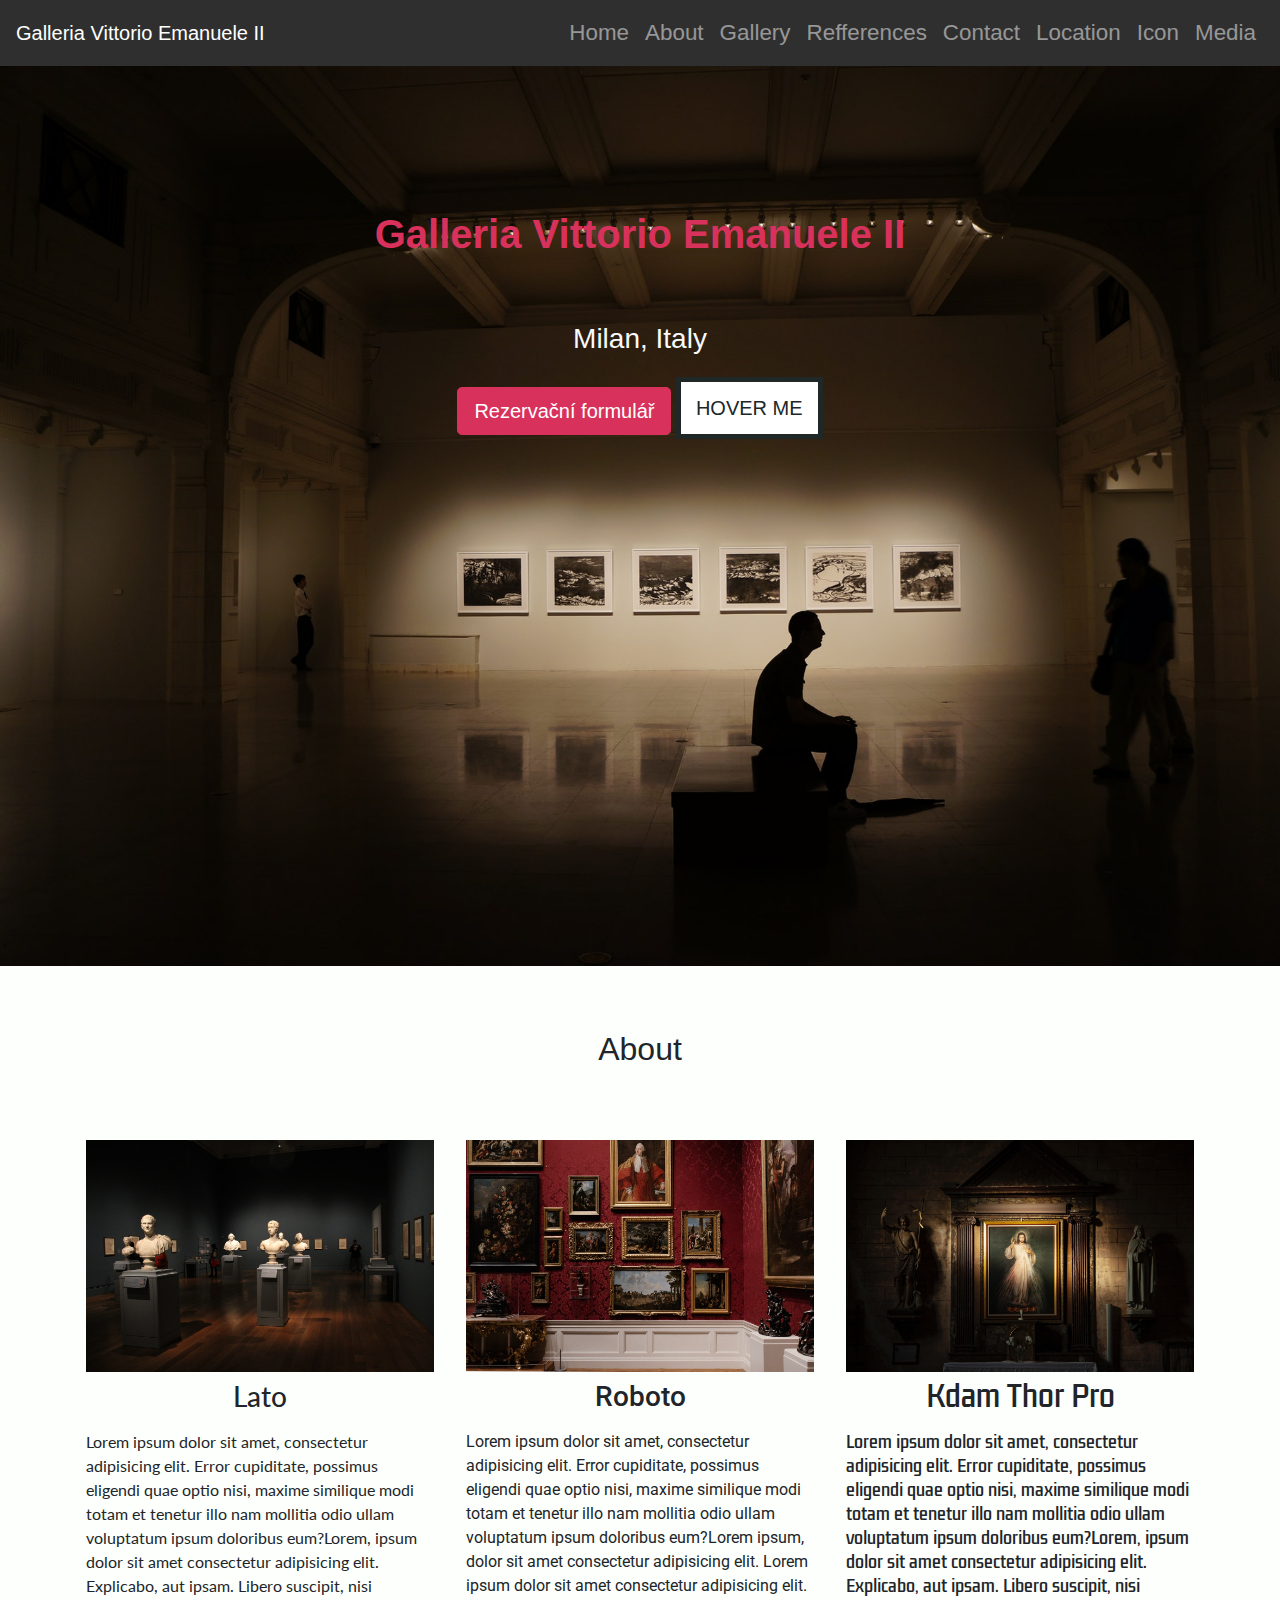
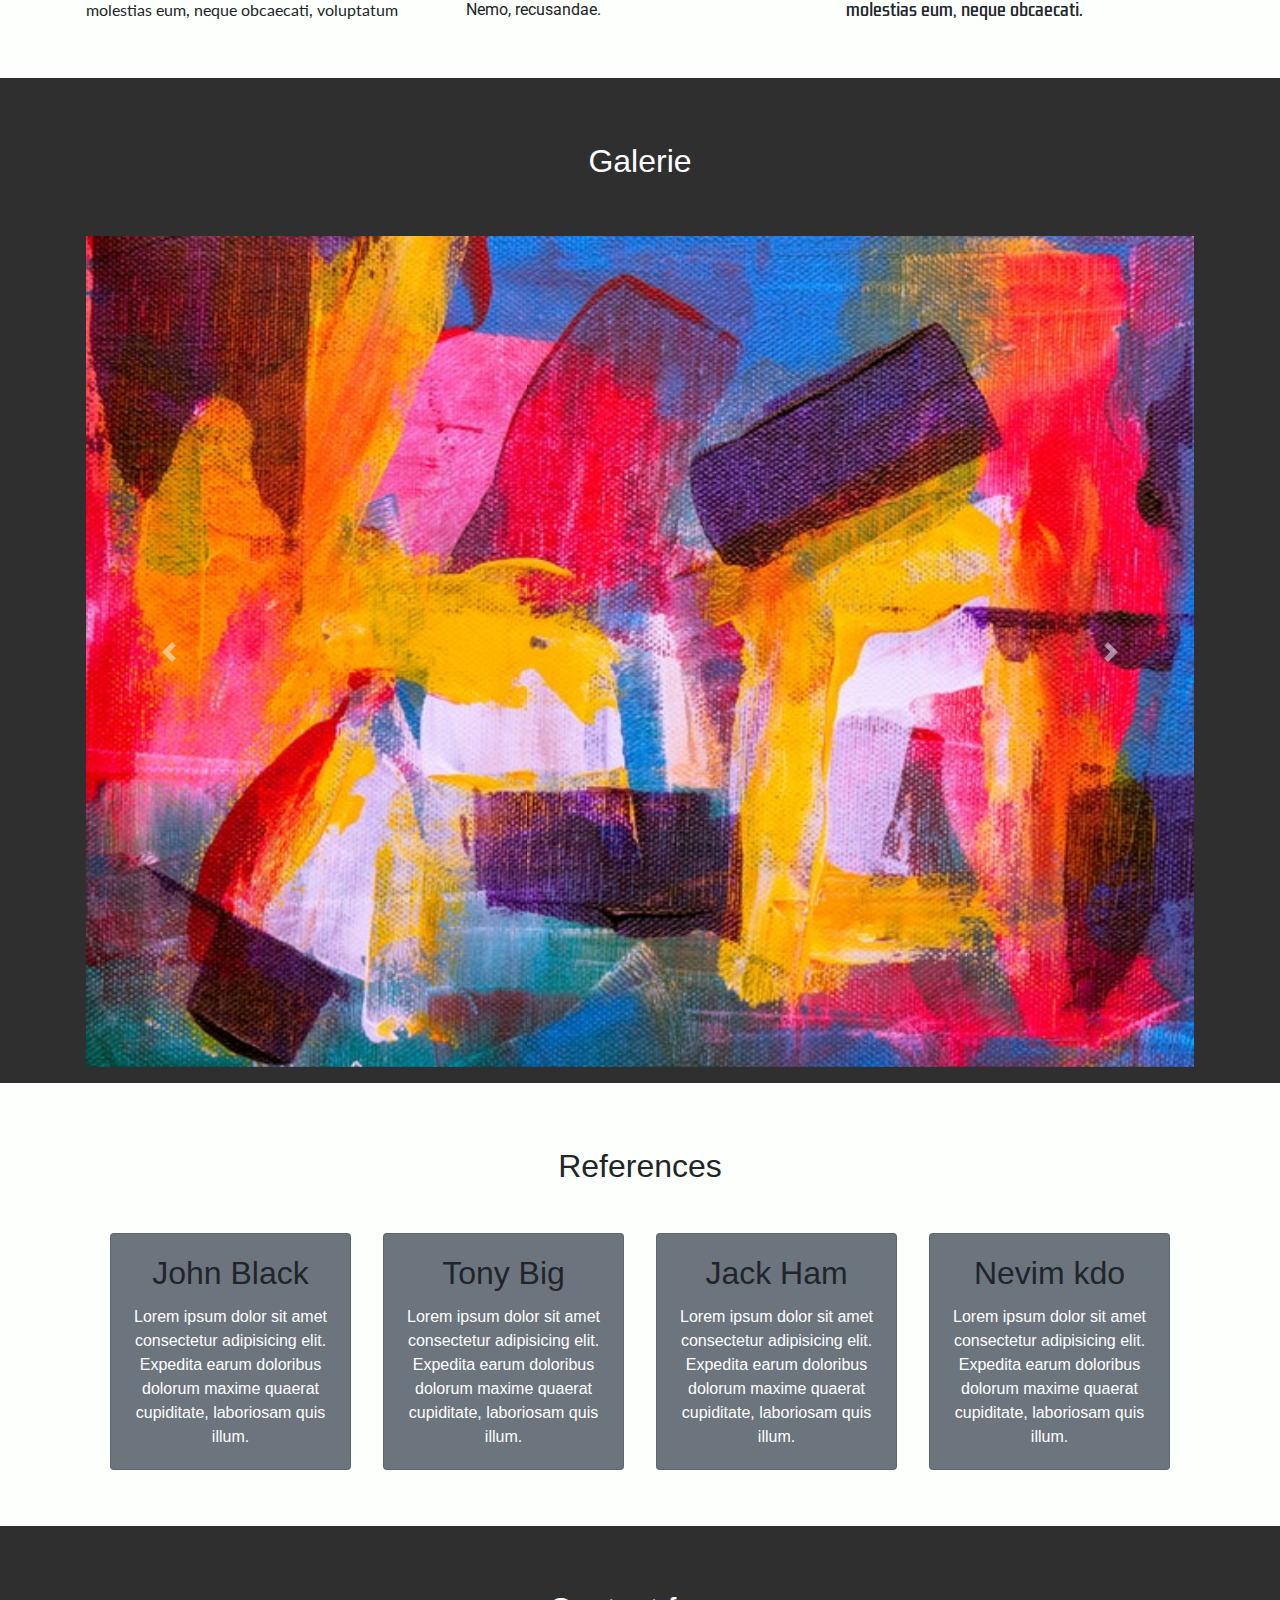
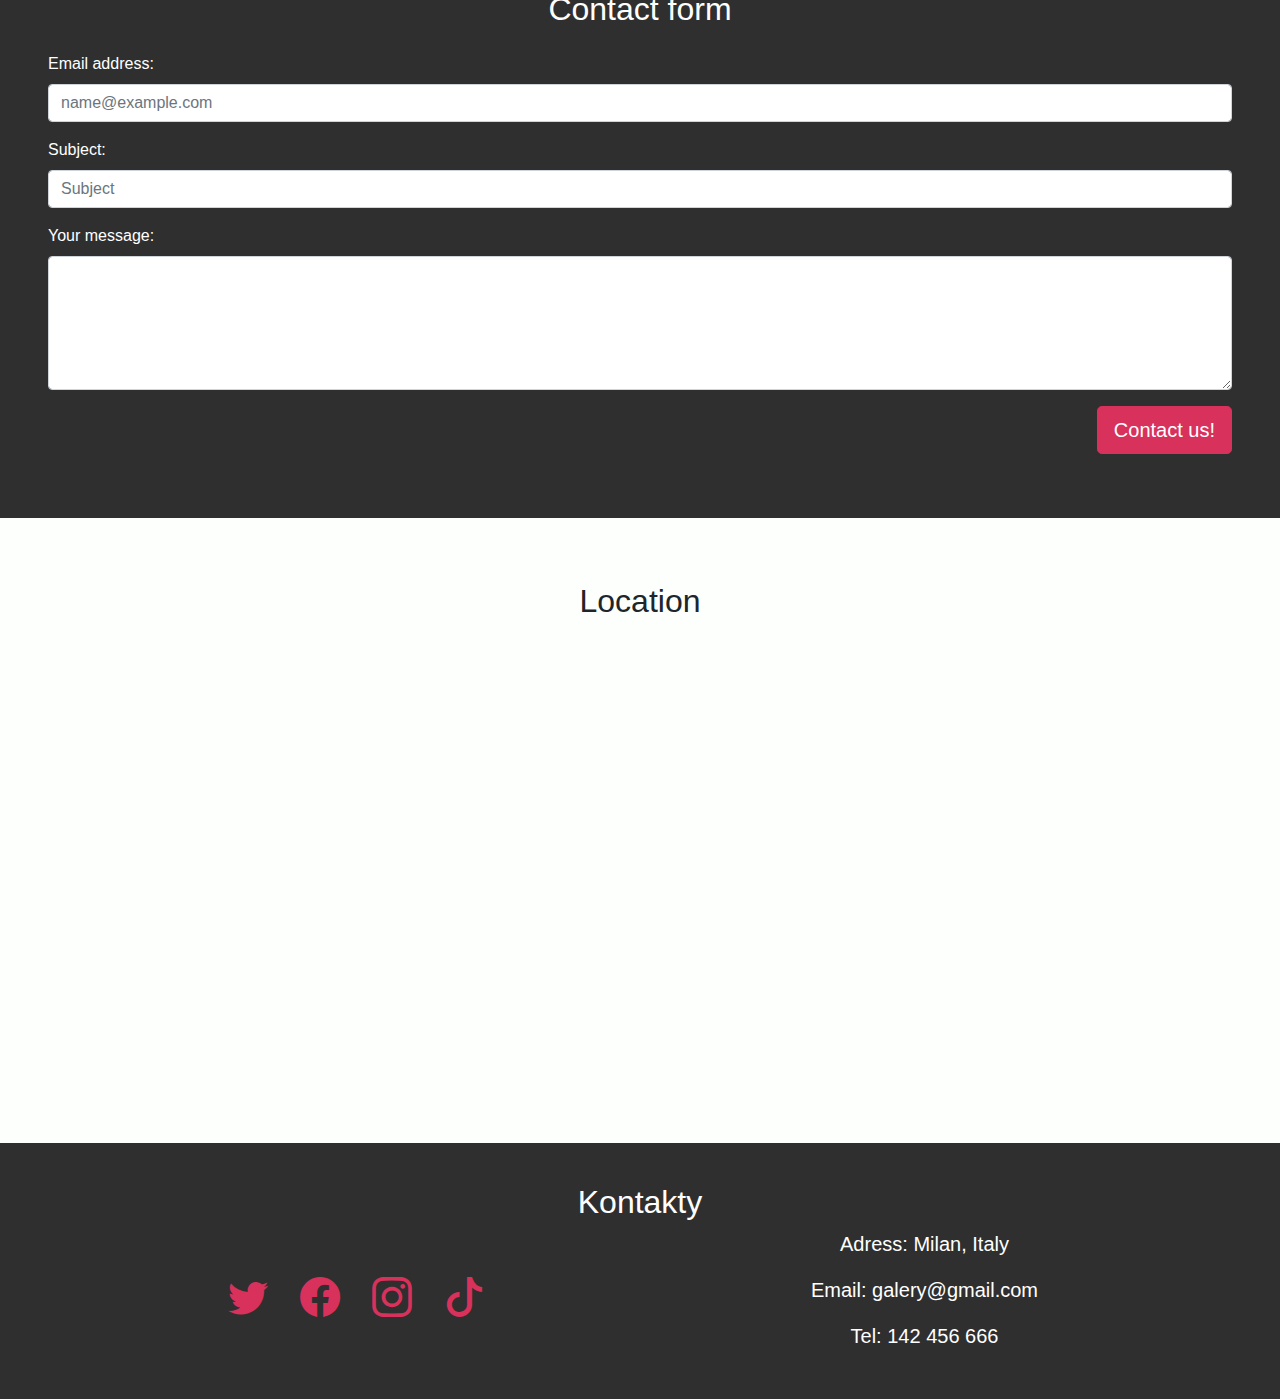
<file: index.html>
<!DOCTYPE html>
<html lang="en">

<head>
    <meta charset="UTF-8">
    <meta http-equiv="X-UA-Compatible" content="IE=edge">
    <meta name="viewport" content="width=device-width, initial-scale=1.0">
    <link rel="stylesheet" href="css/app.css">
    <title>Szczepanik výstava</title>
    <!-- FONTY -->
    <link rel="preconnect" href="https://fonts.googleapis.com">
    <link rel="preconnect" href="https://fonts.gstatic.com" crossorigin>
    <link
        href="https://fonts.googleapis.com/css2?family=Kdam+Thmor+Pro&family=Lato:wght@400;900&family=Roboto:wght@400;900&display=swap"
        rel="stylesheet">
    <!-- ICONY -->
    <link rel="stylesheet" href="https://cdn.jsdelivr.net/npm/bootstrap-icons@1.8.3/font/bootstrap-icons.css">
</head>

<body>
    <!-- NAVIGACE-->
    <nav class="navbar navbar-expand-lg dark-bg navbar-dark sticky-top">
        <a class="navbar-brand" href="#home">Galleria Vittorio Emanuele II</a>
        <button class="navbar-toggler" type="button" data-toggle="collapse" data-target="#navbarNav"
            aria-controls="navbarNav" aria-expanded="false" aria-label="Toggle navigation">
            <span class="navbar-toggler-icon"></span>
        </button>
        <div class="collapse navbar-collapse" id="navbarNav">
            <ul class="navbar-nav ml-auto">
                <li class="nav-item">
                    <a class="nav-link" href="#home">Home </a>
                </li>
                <li class="nav-item">
                    <a class="nav-link" href="#about">About </a>
                </li>
                <li class="nav-item">
                    <a class="nav-link" href="#gallery">Gallery </a>
                </li>
                <li class="nav-item">
                    <a class="nav-link" href="#refferences">Refferences </a>
                </li>
                <li class="nav-item">
                    <a class="nav-link" href="#contact">Contact </a>
                </li>
                <li class="nav-item">
                    <a class="nav-link" href="#location">Location </a>
                </li>
                <li class="nav-item">
                    <a class="nav-link" href="animace.html">Icon </a>
                </li>
                <li class="nav-item">
                    <a class="nav-link" href="#footer">Media</a>
                </li>

            </ul>
        </div>
    </nav>
    <!-- INTRO  -->
    <section id="home">

        <div class="reservartion-form pt-5">
            <div class="container-fluid pt-5">
              <h1 class="text-primary text-center p-5 ">Galleria Vittorio Emanuele II</h1>
              <div class="container">
                <form>
                  <h3 class="text-center text-light py-2">Milan, Italy</h3>
                </form>
              </div>
              <div class="text-center p-3">
                <button type="button" class="btn btn-primary btn-lg" data-toggle="modal" data-target="#formular">Rezervační formulář</button>
                <a href="animace.html">Hover me</a>

    </section>
    <!-- ABOUT -->
    <section id="about" class="light-bg">
        <div class="container py-3">
            <h2 class="d-flex justify-content-center align-items-center py-5">About</h2>
            <div class="row">
                <div class="col-md-4 p-3 lato">
                    <img src="images/pic-1.jpg" alt="sochy" class="img-fluid d-none d-md-block pool w-auto h-auto">
                    <h3 class="d-flex justify-content-center py-2">Lato</h3>
                    <p>Lorem ipsum dolor sit amet, consectetur adipisicing elit. Error cupiditate, possimus eligendi
                        quae optio nisi, maxime similique modi totam et tenetur illo nam mollitia odio ullam
                        voluptatum ipsum doloribus eum?Lorem, ipsum dolor sit amet consectetur adipisicing elit.
                        Explicabo, aut ipsam. Libero suscipit, nisi molestias eum, neque obcaecati, voluptatum</p>
                </div>
                <div class="col-md-4 p-3 roboto">
                    <img src="images/pic-2.jpg" alt="obrazy" class="img-fluid d-none d-md-block pool w-auto h-auto">
                    <h3 class="d-flex justify-content-center py-2">Roboto</h3>
                    <p>Lorem ipsum dolor sit amet, consectetur adipisicing elit. Error cupiditate, possimus eligendi
                        quae optio nisi, maxime similique modi totam et tenetur illo nam mollitia odio ullam
                        voluptatum ipsum doloribus eum?Lorem ipsum, dolor sit amet consectetur adipisicing elit. Lorem
                        ipsum dolor sit amet consectetur adipisicing elit. Nemo, recusandae.</p>
                </div>
                <div class="col-md-4 p-3 khan">
                    <img src="images/pic-3.jpg" alt="jesus" class="img-fluid d-none d-md-block pool w-auto h-auto">
                    <h3 class="d-flex justify-content-center py-2">Kdam Thor Pro</h3>
                    <p>Lorem ipsum dolor sit amet, consectetur adipisicing elit. Error cupiditate, possimus eligendi
                        quae optio nisi, maxime similique modi totam et tenetur illo nam mollitia odio ullam
                        voluptatum ipsum doloribus eum?Lorem, ipsum dolor sit amet consectetur adipisicing elit.
                        Explicabo, aut ipsam. Libero suscipit, nisi molestias eum, neque obcaecati.</p>
                </div>
            </div>
        </div>
    </section>
    <section id="gallery" class="dark-bg text-white">
        <!-- GALERIE -->
        <div class="container text-center mt-2 p-3">
            <h2 class="d-flex justify-content-center align-items-center py-5">Galerie</h2>
            <div id="carouselExampleControls" class="carousel slide" data-ride="carousel">
                <div class="carousel-inner">
                    <div class="carousel-item active">
                        <img class="d-block w-100" src="images/car-1.jpg" alt="First slide">
                    </div>
                    <div class="carousel-item">
                        <img class="d-block w-100" src="images/car-2.jpg" alt="Second slide">
                    </div>
                    <div class="carousel-item">
                        <img class="d-block w-100" src="images/car-3.jpg" alt="Third slide">
                    </div>
                </div>
                <a class="carousel-control-prev" href="#carouselExampleControls" role="button" data-slide="prev">
                    <span class="carousel-control-prev-icon" aria-hidden="true"></span>
                    <span class="sr-only">Previous</span>
                </a>
                <a class="carousel-control-next" href="#carouselExampleControls" role="button" data-slide="next">
                    <span class="carousel-control-next-icon" aria-hidden="true"></span>
                    <span class="sr-only">Next</span>
                </a>
            </div>
        </div>
    </section>
    <section id="refferences" class="light-bg py-3">
        <div class="container text-center mt-2 p-3">
            <h2 class="py-4">References</h2>
            <div class="row m-2">
                <div class="col-lg-3 col-md-6 col-sm-12 p-3">
                    <div class="card bg-secondary">
                        <div class="card-body">
                            <h2 class="card-title ">John Black</h2>
                            <p class="card-text text-white">Lorem ipsum dolor sit amet consectetur adipisicing elit. Expedita earum
                                doloribus dolorum maxime quaerat cupiditate, laboriosam quis illum.</p>
                        </div>
                    </div>
                </div>
                <div class="col-lg-3 col-md-6 col-sm-12 p-3">
                    <div class="card bg-secondary">
                        <div class="card-body">
                            <h2 class="card-title ">Tony Big</h2>
                            <p class="card-text text-white">Lorem ipsum dolor sit amet consectetur adipisicing elit. Expedita earum
                                doloribus dolorum maxime quaerat cupiditate, laboriosam quis illum.</p>
                        </div>
                    </div>
                </div>
                <div class="col-lg-3 col-md-6 col-sm-12 p-3">
                    <div class="card bg-secondary">
                        <div class="card-body">
                            <h2 class="card-title">Jack Ham</h2>
                            <p class="card-text text-white">Lorem ipsum dolor sit amet consectetur adipisicing elit. Expedita earum
                                doloribus dolorum maxime quaerat cupiditate, laboriosam quis illum.</p>
                        </div>
                    </div>
                </div>
                <div class="col-lg-3 col-md-6 col-sm-12 p-3">
                    <div class="card bg-secondary">
                        <div class="card-body">
                            <h2 class="card-title ">Nevim kdo</h2>
                            <p class="card-text text-white">Lorem ipsum dolor sit amet consectetur adipisicing elit. Expedita earum
                                doloribus dolorum maxime quaerat cupiditate, laboriosam quis illum.</p>
                        </div>
                    </div>
                </div>
            </div>
        </div>
    </section>
    <section id="contact" class="dark-bg text-white py-5">
        <form>
            <h2 class="text-center py-3">Contact form</h2>
            <div class="form-group px-5">
                <label for="exampleFormControlInput1">Email address:</label>
                <input type="email" class="form-control" id="exampleFormControlInput1" placeholder="name@example.com">
            </div>
            <div class="form-group px-5">
                <label for="exampleFormControlInput1">Subject:</label>
                <input type="text" class="form-control" id="exampleSubject" placeholder="Subject">
            </div>
            <div class="form-group px-5">
                <label for="exampleFormControlTextarea1">Your message:</label>
                <textarea class="form-control" id="exampleFormControlTextarea1" rows="5"></textarea>
            </div>
            <div class="form-group d-flex justify-content-end px-5">
                <button type="button" class="btn btn-lg btn-primary">Contact us!</button>
            </div>
        </form>
    </section>
    <section id="location" class="light-bg py-3">
        <h2 class="text-center p-5">Location</h2>
        <div class="container d-flex justify-content-center">
            <div class="row">
                <div class="py-4 d-flex justify-content-center align-items-center mx-auto"></div>
                <iframe
                    src="https://www.google.com/maps/embed?pb=!1m18!1m12!1m3!1d1399.097208430431!2d9.189464673701513!3d45.46588738990096!2m3!1f0!2f0!3f0!3m2!1i1024!2i768!4f13.1!3m3!1m2!1s0x47793506fd86b6c3%3A0x270b9ca95809d416!2sGalerie%20Viktora%20Emanuela%20Ii.!5e0!3m2!1scs!2scz!4v1655282624267!5m2!1scs!2scz"
                    width="600" height="450" style="border:0;" allowfullscreen="" loading="lazy"
                    referrerpolicy="no-referrer-when-downgrade"></iframe>
            </div>
        </div>
    </section>
    <section id="footer" class="dark-bg text-white py-3">
        <div class="container text-center mt-2 p-3">
            <h2>Kontakty</h2>
            <div class="row">
                <div class="col-md-6 d-flex justify-content-center align-items-center">
                    <a href="https://twitter.com/"><i class="bi bi-twitter h1 px-3"></i></a>
                    <a href="https://facebook.com/"><i class="bi bi-facebook h1 px-3"></i></a>
                    <a href="https://instagram.com/"><i class="bi bi-instagram h1 px-3"></i></a>
                    <a href="https://instagram.com/"><i class="bi bi-tiktok h1 px-3"></i></a>
                </div>
                <div class="col-md-6 ">
                    <blockquote class="blockquote">
                        <p>Adress: Milan, Italy</p>
                        <p>Email: galery@gmail.com</p>
                        <p>Tel: 142 456 666</p>
                    </blockquote>
                </div>
            </div>
        </div>
        </div>
    </section>
    <!-- MODAL -->
    <div class="modal " tabindex="-1" id="formular">
        <div class="modal-dialog ">
          <div class="modal-content my-3 py-3">
            <form class="bg-transparent text-center">
                <div class="container-fluid">
                    <div class="row">
                        <div class="form-group col-md-6">
                            <label for="input-jmeno">Jméno:</label>
                            <input type="text" class="form-control" id="input-jmeno" placeholder="Jan">
                        </div>
                        <div class="form-group col-md-6">
                            <label for="input-prijmeni">Příjmení:</label>
                            <input type="text" class="form-control" id="input-prijmeni" placeholder="Novák">
                        </div>
                    </div>
                    <div class="row">
                        <div class="form-group col-md-6">
                            <label for="input-email">Email:</label>
                            <input type="email" class="form-control" id="input-email" placeholder="abc@domain.cz">
                        </div>
                        <div class="form-group col-md-6">
                            <label for="input-telefon">Tel.číslo:</label>
                            <input type="text" class="form-control" id="input-telefon" placeholder="708 120 965">
                        </div>
                    </div>
                    <div class="row">
                        <div class="form-group col-md-6">
                            <label for="input-pocet-osob">Počet vstupenek:</label>
                            <select id="input-pocet-osob" class="form-control">
                                <option value="1">1</option>
                                <option value="2">2</option>
                                <option value="3">3</option>
                                <option value="4">4</option>
                                <option value="5">5</option>
                            </select>
                        </div>
                        <div class="form-group col-md-6">
                            <label for="input-datum">Datum rezervace:</label>
                            <input type="date" class="form-control" id="input-datum" placeholder="abc@domain.cz">
                        </div>
                    </div>
                    <div class="modal-footer">
                        <button type="button" class="btn btn-primary">Save changes</button>
                        <button type="button" class="btn btn-secondary" data-dismiss="modal">Close</button>
                      </div>
            </form>        
          </div>
        </div>
      </div>












    















      <script src="https://cdn.jsdelivr.net/npm/jquery@3.5.1/dist/jquery.slim.min.js" integrity="sha384-DfXdz2htPH0lsSSs5nCTpuj/zy4C+OGpamoFVy38MVBnE+IbbVYUew+OrCXaRkfj" crossorigin="anonymous"></script>
      <script src="https://cdn.jsdelivr.net/npm/popper.js@1.16.1/dist/umd/popper.min.js" integrity="sha384-9/reFTGAW83EW2RDu2S0VKaIzap3H66lZH81PoYlFhbGU+6BZp6G7niu735Sk7lN" crossorigin="anonymous">
      </script>
      <script src="https://cdn.jsdelivr.net/npm/bootstrap@4.6.1/dist/js/bootstrap.min.js" integrity="sha384-VHvPCCyXqtD5DqJeNxl2dtTyhF78xXNXdkwX1CZeRusQfRKp+tA7hAShOK/B/fQ2" crossorigin="anonymous"></script>
      </script>
</body>

</html>
</file>
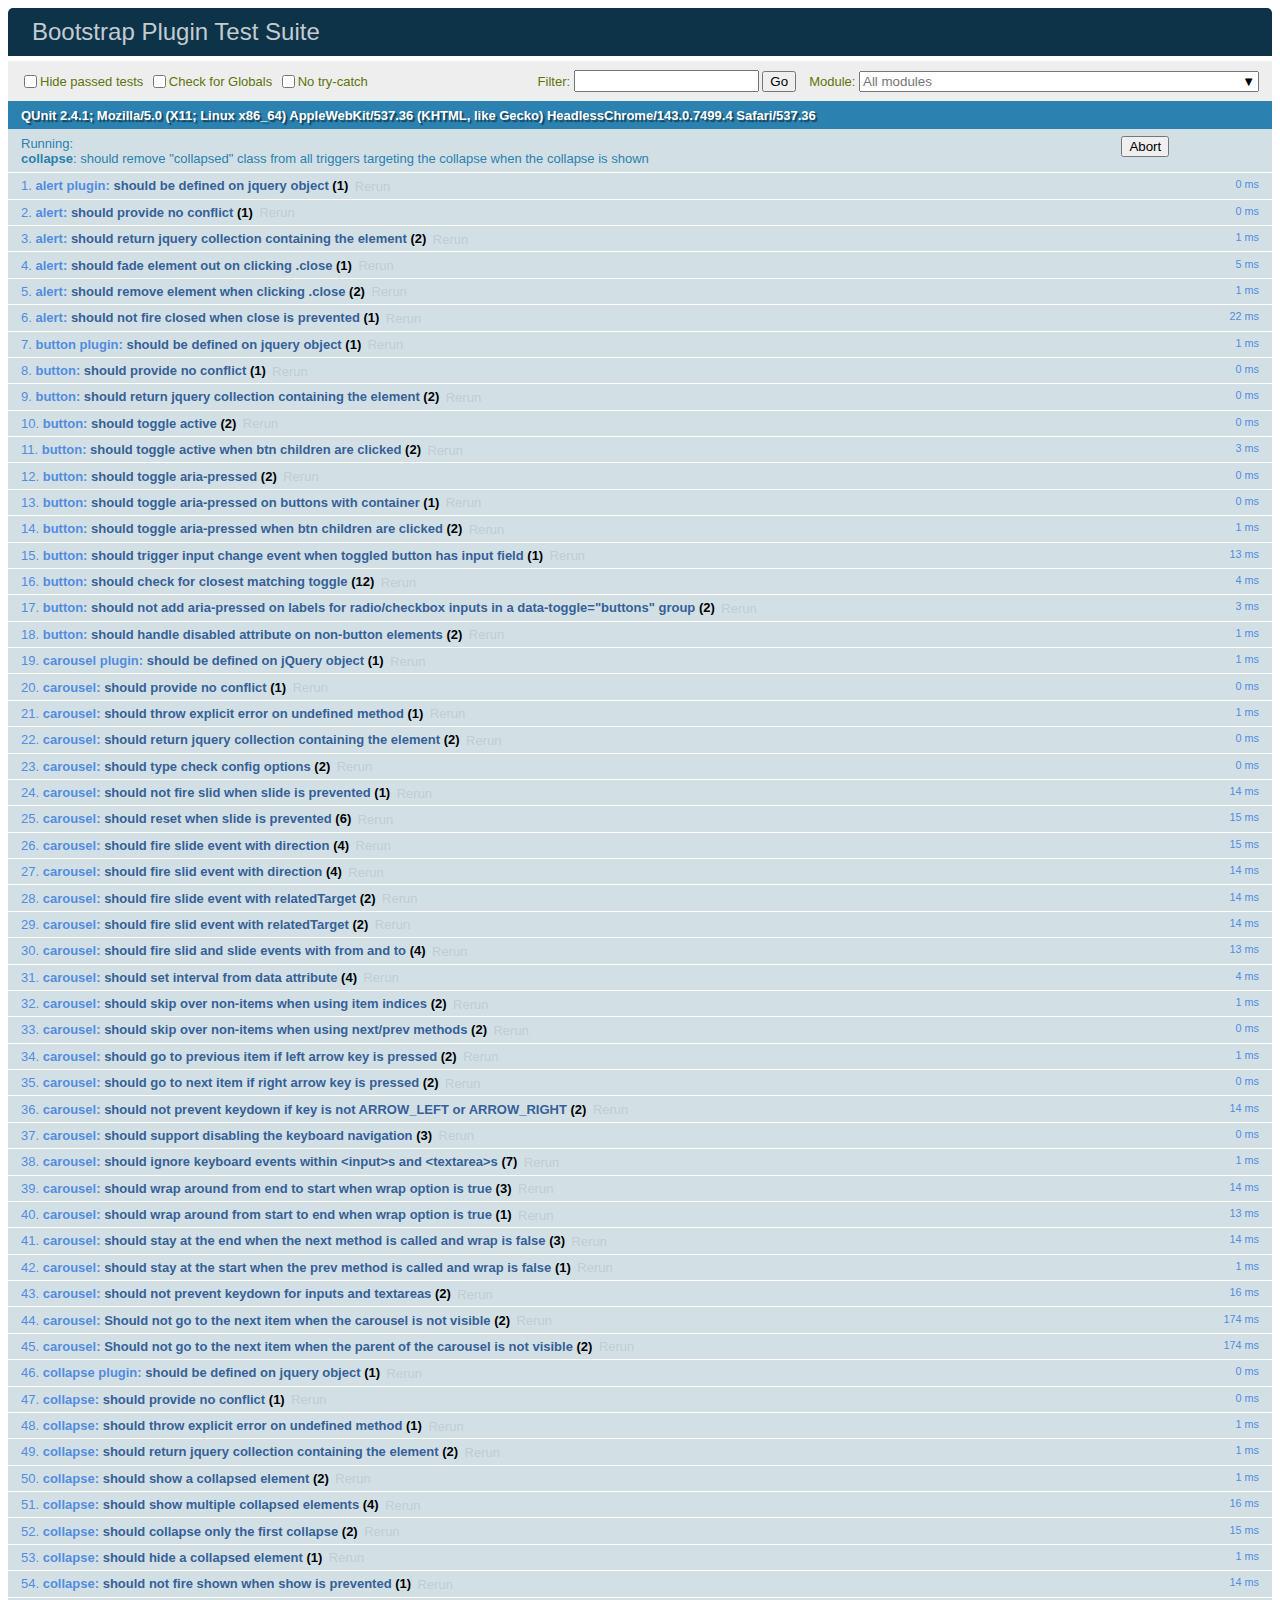
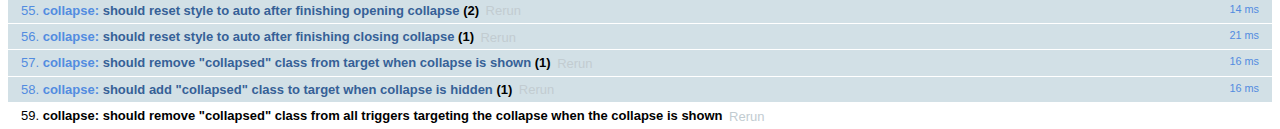
<file: scss/bootstrap-4.0.0/bootstrap-4.0.0/js/tests/index.html>
<!doctype html>
<html lang="en">
  <head>
    <meta charset="utf-8">
    <meta name="viewport" content="width=device-width, initial-scale=1, shrink-to-fit=no">
    <title>Bootstrap Plugin Test Suite</title>

    <!-- jQuery -->
    <script>
      (function () {
        var path = '../../assets/js/vendor/jquery-slim.min.js'
        // get jquery param from the query string.
        var jQueryVersion = location.search.match(/[?&]jquery=(.*?)(?=&|$)/)

        // If a version was specified, use that version from our vendor folder
        if (jQueryVersion) {
          path = 'vendor/jquery-' + jQueryVersion[1] + '.min.js'
        }
        document.write('<script src="' + path + '"><\/script>')
      }())
    </script>
    <script src="../../assets/js/vendor/popper.min.js"></script>

    <!-- QUnit -->
    <link rel="stylesheet" href="vendor/qunit.css" media="screen">
    <script src="vendor/qunit.js"></script>

    <script>
      // Disable jQuery event aliases to ensure we don't accidentally use any of them
      [
        'blur',
        'focus',
        'focusin',
        'focusout',
        'resize',
        'scroll',
        'click',
        'dblclick',
        'mousedown',
        'mouseup',
        'mousemove',
        'mouseover',
        'mouseout',
        'mouseenter',
        'mouseleave',
        'change',
        'select',
        'submit',
        'keydown',
        'keypress',
        'keyup',
        'contextmenu'
      ].forEach(function(eventAlias) {
        $.fn[eventAlias] = function() {
          throw new Error('Using the ".' + eventAlias + '()" method is not allowed, so that Bootstrap can be compatible with custom jQuery builds which exclude the "event aliases" module that defines said method. See https://github.com/twbs/bootstrap/blob/master/CONTRIBUTING.md#js')
        }
      })

      // Require assert.expect in each test
      QUnit.config.requireExpects = true

      // See https://github.com/axemclion/grunt-saucelabs#test-result-details-with-qunit
      var log = []
      var testName

      QUnit.done(function(testResults) {
        var tests = []
        for (var i = 0; i < log.length; i++) {
          var details = log[i]
          tests.push({
            name: details.name,
            result: details.result,
            expected: details.expected,
            actual: details.actual,
            source: details.source
          })
        }
        testResults.tests = tests

        window.global_test_results = testResults
      })

      QUnit.testStart(function(testDetails) {
        QUnit.log(function(details) {
          if (!details.result) {
            details.name = testDetails.name
            log.push(details)
          }
        })
      })

      // Display fixture on-screen on iOS to avoid false positives
      // See https://github.com/twbs/bootstrap/pull/15955
      if (/iPhone|iPad|iPod/.test(navigator.userAgent)) {
        QUnit.begin(function() {
          $('#qunit-fixture').css({ top: 0, left: 0 })
        })

        QUnit.done(function() {
          $('#qunit-fixture').css({ top: '', left: '' })
        })
      }
    </script>

    <!-- Transpiled Plugins -->
    <script src="../dist/util.js"></script>
    <script src="../dist/alert.js"></script>
    <script src="../dist/button.js"></script>
    <script src="../dist/carousel.js"></script>
    <script src="../dist/collapse.js"></script>
    <script src="../dist/dropdown.js"></script>
    <script src="../dist/modal.js"></script>
    <script src="../dist/scrollspy.js"></script>
    <script src="../dist/tab.js"></script>
    <script src="../dist/tooltip.js"></script>
    <script src="../dist/popover.js"></script>

    <!-- Unit Tests -->
    <script src="unit/alert.js"></script>
    <script src="unit/button.js"></script>
    <script src="unit/carousel.js"></script>
    <script src="unit/collapse.js"></script>
    <script src="unit/dropdown.js"></script>
    <script src="unit/modal.js"></script>
    <script src="unit/scrollspy.js"></script>
    <script src="unit/tab.js"></script>
    <script src="unit/tooltip.js"></script>
    <script src="unit/popover.js"></script>
    <script src="unit/util.js"></script>
  </head>
  <body>
    <div id="qunit-container">
      <div id="qunit"></div>
      <div id="qunit-fixture"></div>
    </div>
  </body>
</html>
</file>
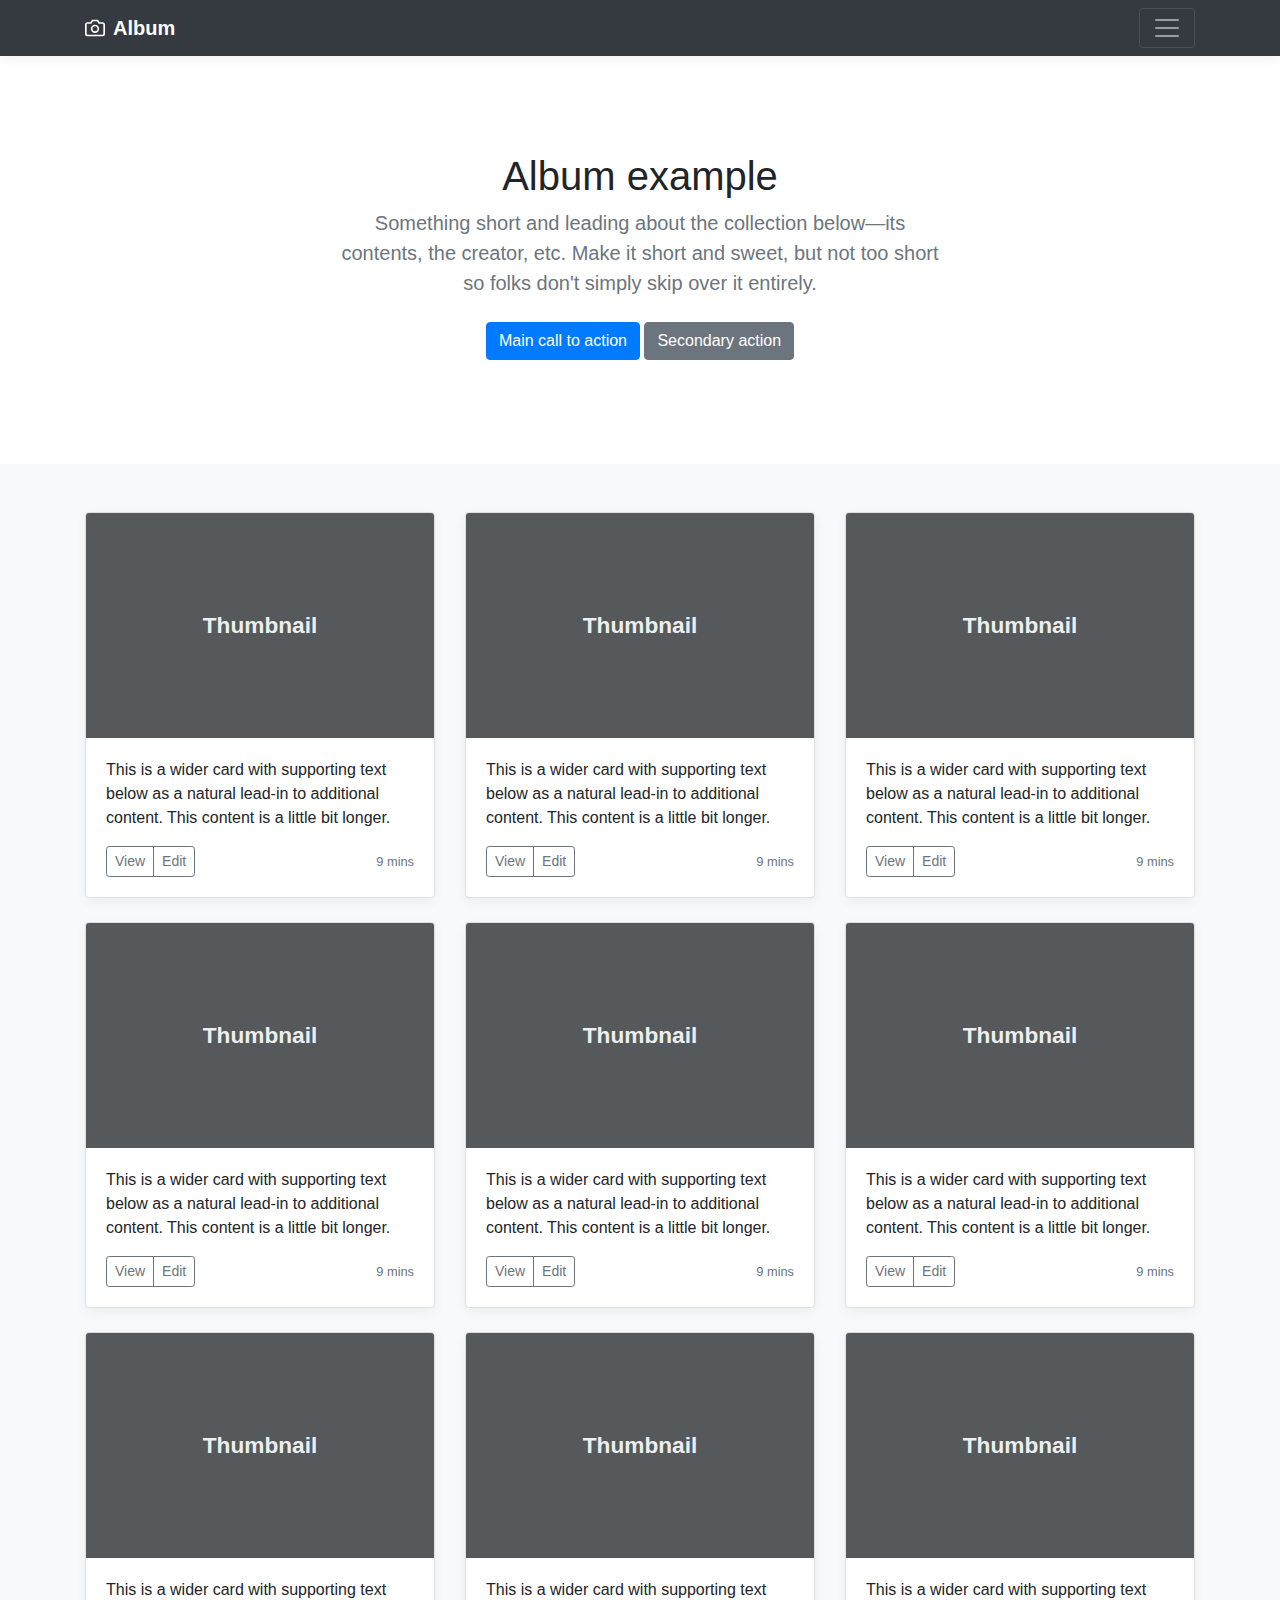
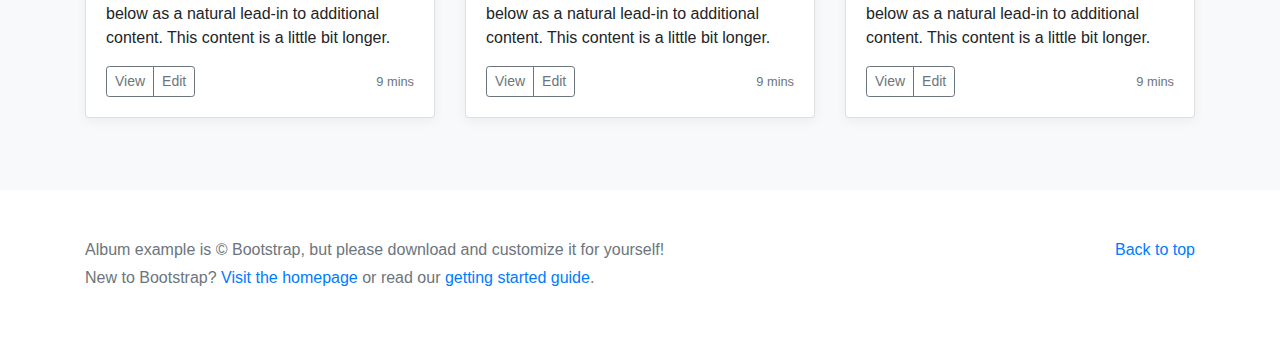
<file: scss/bootstrap-4.0.0/bootstrap-4.0.0/docs/4.0/examples/album/index.html>
<!doctype html>
<html lang="en">
  <head>
    <meta charset="utf-8">
    <meta name="viewport" content="width=device-width, initial-scale=1, shrink-to-fit=no">
    <meta name="description" content="">
    <meta name="author" content="">
    <link rel="icon" href="../../../../favicon.ico">

    <title>Album example for Bootstrap</title>

    <!-- Bootstrap core CSS -->
    <link href="../../../../dist/css/bootstrap.min.css" rel="stylesheet">

    <!-- Custom styles for this template -->
    <link href="album.css" rel="stylesheet">
  </head>

  <body>

    <header>
      <div class="collapse bg-dark" id="navbarHeader">
        <div class="container">
          <div class="row">
            <div class="col-sm-8 col-md-7 py-4">
              <h4 class="text-white">About</h4>
              <p class="text-muted">Add some information about the album below, the author, or any other background context. Make it a few sentences long so folks can pick up some informative tidbits. Then, link them off to some social networking sites or contact information.</p>
            </div>
            <div class="col-sm-4 offset-md-1 py-4">
              <h4 class="text-white">Contact</h4>
              <ul class="list-unstyled">
                <li><a href="#" class="text-white">Follow on Twitter</a></li>
                <li><a href="#" class="text-white">Like on Facebook</a></li>
                <li><a href="#" class="text-white">Email me</a></li>
              </ul>
            </div>
          </div>
        </div>
      </div>
      <div class="navbar navbar-dark bg-dark box-shadow">
        <div class="container d-flex justify-content-between">
          <a href="#" class="navbar-brand d-flex align-items-center">
            <svg xmlns="http://www.w3.org/2000/svg" width="20" height="20" viewBox="0 0 24 24" fill="none" stroke="currentColor" stroke-width="2" stroke-linecap="round" stroke-linejoin="round" class="mr-2"><path d="M23 19a2 2 0 0 1-2 2H3a2 2 0 0 1-2-2V8a2 2 0 0 1 2-2h4l2-3h6l2 3h4a2 2 0 0 1 2 2z"></path><circle cx="12" cy="13" r="4"></circle></svg>
            <strong>Album</strong>
          </a>
          <button class="navbar-toggler" type="button" data-toggle="collapse" data-target="#navbarHeader" aria-controls="navbarHeader" aria-expanded="false" aria-label="Toggle navigation">
            <span class="navbar-toggler-icon"></span>
          </button>
        </div>
      </div>
    </header>

    <main role="main">

      <section class="jumbotron text-center">
        <div class="container">
          <h1 class="jumbotron-heading">Album example</h1>
          <p class="lead text-muted">Something short and leading about the collection below—its contents, the creator, etc. Make it short and sweet, but not too short so folks don't simply skip over it entirely.</p>
          <p>
            <a href="#" class="btn btn-primary my-2">Main call to action</a>
            <a href="#" class="btn btn-secondary my-2">Secondary action</a>
          </p>
        </div>
      </section>

      <div class="album py-5 bg-light">
        <div class="container">

          <div class="row">
            <div class="col-md-4">
              <div class="card mb-4 box-shadow">
                <img class="card-img-top" data-src="holder.js/100px225?theme=thumb&bg=55595c&fg=eceeef&text=Thumbnail" alt="Card image cap">
                <div class="card-body">
                  <p class="card-text">This is a wider card with supporting text below as a natural lead-in to additional content. This content is a little bit longer.</p>
                  <div class="d-flex justify-content-between align-items-center">
                    <div class="btn-group">
                      <button type="button" class="btn btn-sm btn-outline-secondary">View</button>
                      <button type="button" class="btn btn-sm btn-outline-secondary">Edit</button>
                    </div>
                    <small class="text-muted">9 mins</small>
                  </div>
                </div>
              </div>
            </div>
            <div class="col-md-4">
              <div class="card mb-4 box-shadow">
                <img class="card-img-top" data-src="holder.js/100px225?theme=thumb&bg=55595c&fg=eceeef&text=Thumbnail" alt="Card image cap">
                <div class="card-body">
                  <p class="card-text">This is a wider card with supporting text below as a natural lead-in to additional content. This content is a little bit longer.</p>
                  <div class="d-flex justify-content-between align-items-center">
                    <div class="btn-group">
                      <button type="button" class="btn btn-sm btn-outline-secondary">View</button>
                      <button type="button" class="btn btn-sm btn-outline-secondary">Edit</button>
                    </div>
                    <small class="text-muted">9 mins</small>
                  </div>
                </div>
              </div>
            </div>
            <div class="col-md-4">
              <div class="card mb-4 box-shadow">
                <img class="card-img-top" data-src="holder.js/100px225?theme=thumb&bg=55595c&fg=eceeef&text=Thumbnail" alt="Card image cap">
                <div class="card-body">
                  <p class="card-text">This is a wider card with supporting text below as a natural lead-in to additional content. This content is a little bit longer.</p>
                  <div class="d-flex justify-content-between align-items-center">
                    <div class="btn-group">
                      <button type="button" class="btn btn-sm btn-outline-secondary">View</button>
                      <button type="button" class="btn btn-sm btn-outline-secondary">Edit</button>
                    </div>
                    <small class="text-muted">9 mins</small>
                  </div>
                </div>
              </div>
            </div>

            <div class="col-md-4">
              <div class="card mb-4 box-shadow">
                <img class="card-img-top" data-src="holder.js/100px225?theme=thumb&bg=55595c&fg=eceeef&text=Thumbnail" alt="Card image cap">
                <div class="card-body">
                  <p class="card-text">This is a wider card with supporting text below as a natural lead-in to additional content. This content is a little bit longer.</p>
                  <div class="d-flex justify-content-between align-items-center">
                    <div class="btn-group">
                      <button type="button" class="btn btn-sm btn-outline-secondary">View</button>
                      <button type="button" class="btn btn-sm btn-outline-secondary">Edit</button>
                    </div>
                    <small class="text-muted">9 mins</small>
                  </div>
                </div>
              </div>
            </div>
            <div class="col-md-4">
              <div class="card mb-4 box-shadow">
                <img class="card-img-top" data-src="holder.js/100px225?theme=thumb&bg=55595c&fg=eceeef&text=Thumbnail" alt="Card image cap">
                <div class="card-body">
                  <p class="card-text">This is a wider card with supporting text below as a natural lead-in to additional content. This content is a little bit longer.</p>
                  <div class="d-flex justify-content-between align-items-center">
                    <div class="btn-group">
                      <button type="button" class="btn btn-sm btn-outline-secondary">View</button>
                      <button type="button" class="btn btn-sm btn-outline-secondary">Edit</button>
                    </div>
                    <small class="text-muted">9 mins</small>
                  </div>
                </div>
              </div>
            </div>
            <div class="col-md-4">
              <div class="card mb-4 box-shadow">
                <img class="card-img-top" data-src="holder.js/100px225?theme=thumb&bg=55595c&fg=eceeef&text=Thumbnail" alt="Card image cap">
                <div class="card-body">
                  <p class="card-text">This is a wider card with supporting text below as a natural lead-in to additional content. This content is a little bit longer.</p>
                  <div class="d-flex justify-content-between align-items-center">
                    <div class="btn-group">
                      <button type="button" class="btn btn-sm btn-outline-secondary">View</button>
                      <button type="button" class="btn btn-sm btn-outline-secondary">Edit</button>
                    </div>
                    <small class="text-muted">9 mins</small>
                  </div>
                </div>
              </div>
            </div>

            <div class="col-md-4">
              <div class="card mb-4 box-shadow">
                <img class="card-img-top" data-src="holder.js/100px225?theme=thumb&bg=55595c&fg=eceeef&text=Thumbnail" alt="Card image cap">
                <div class="card-body">
                  <p class="card-text">This is a wider card with supporting text below as a natural lead-in to additional content. This content is a little bit longer.</p>
                  <div class="d-flex justify-content-between align-items-center">
                    <div class="btn-group">
                      <button type="button" class="btn btn-sm btn-outline-secondary">View</button>
                      <button type="button" class="btn btn-sm btn-outline-secondary">Edit</button>
                    </div>
                    <small class="text-muted">9 mins</small>
                  </div>
                </div>
              </div>
            </div>
            <div class="col-md-4">
              <div class="card mb-4 box-shadow">
                <img class="card-img-top" data-src="holder.js/100px225?theme=thumb&bg=55595c&fg=eceeef&text=Thumbnail" alt="Card image cap">
                <div class="card-body">
                  <p class="card-text">This is a wider card with supporting text below as a natural lead-in to additional content. This content is a little bit longer.</p>
                  <div class="d-flex justify-content-between align-items-center">
                    <div class="btn-group">
                      <button type="button" class="btn btn-sm btn-outline-secondary">View</button>
                      <button type="button" class="btn btn-sm btn-outline-secondary">Edit</button>
                    </div>
                    <small class="text-muted">9 mins</small>
                  </div>
                </div>
              </div>
            </div>
            <div class="col-md-4">
              <div class="card mb-4 box-shadow">
                <img class="card-img-top" data-src="holder.js/100px225?theme=thumb&bg=55595c&fg=eceeef&text=Thumbnail" alt="Card image cap">
                <div class="card-body">
                  <p class="card-text">This is a wider card with supporting text below as a natural lead-in to additional content. This content is a little bit longer.</p>
                  <div class="d-flex justify-content-between align-items-center">
                    <div class="btn-group">
                      <button type="button" class="btn btn-sm btn-outline-secondary">View</button>
                      <button type="button" class="btn btn-sm btn-outline-secondary">Edit</button>
                    </div>
                    <small class="text-muted">9 mins</small>
                  </div>
                </div>
              </div>
            </div>
          </div>
        </div>
      </div>

    </main>

    <footer class="text-muted">
      <div class="container">
        <p class="float-right">
          <a href="#">Back to top</a>
        </p>
        <p>Album example is &copy; Bootstrap, but please download and customize it for yourself!</p>
        <p>New to Bootstrap? <a href="../../">Visit the homepage</a> or read our <a href="../../getting-started/">getting started guide</a>.</p>
      </div>
    </footer>

    <!-- Bootstrap core JavaScript
    ================================================== -->
    <!-- Placed at the end of the document so the pages load faster -->
    <script src="https://code.jquery.com/jquery-3.2.1.slim.min.js" integrity="sha384-KJ3o2DKtIkvYIK3UENzmM7KCkRr/rE9/Qpg6aAZGJwFDMVNA/GpGFF93hXpG5KkN" crossorigin="anonymous"></script>
    <script>window.jQuery || document.write('<script src="../../../../assets/js/vendor/jquery-slim.min.js"><\/script>')</script>
    <script src="../../../../assets/js/vendor/popper.min.js"></script>
    <script src="../../../../dist/js/bootstrap.min.js"></script>
    <script src="../../../../assets/js/vendor/holder.min.js"></script>
  </body>
</html>
</file>
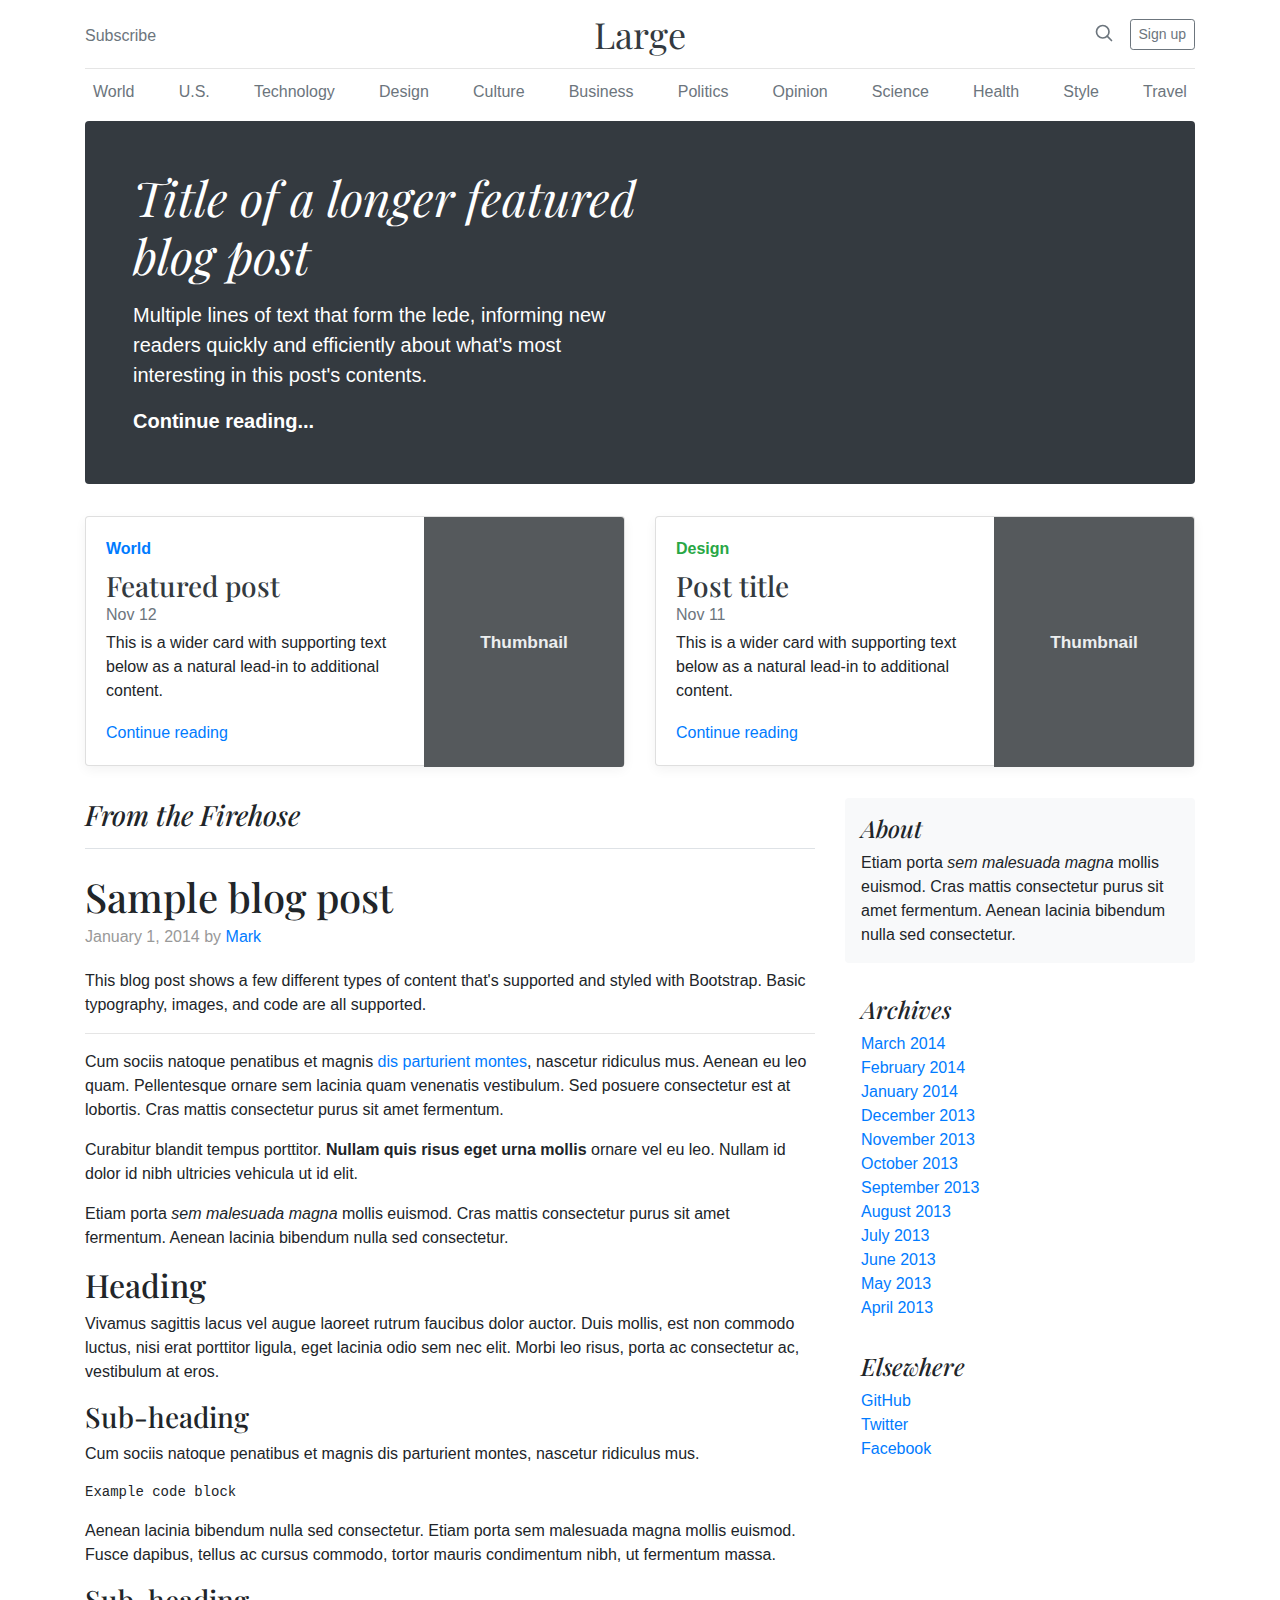
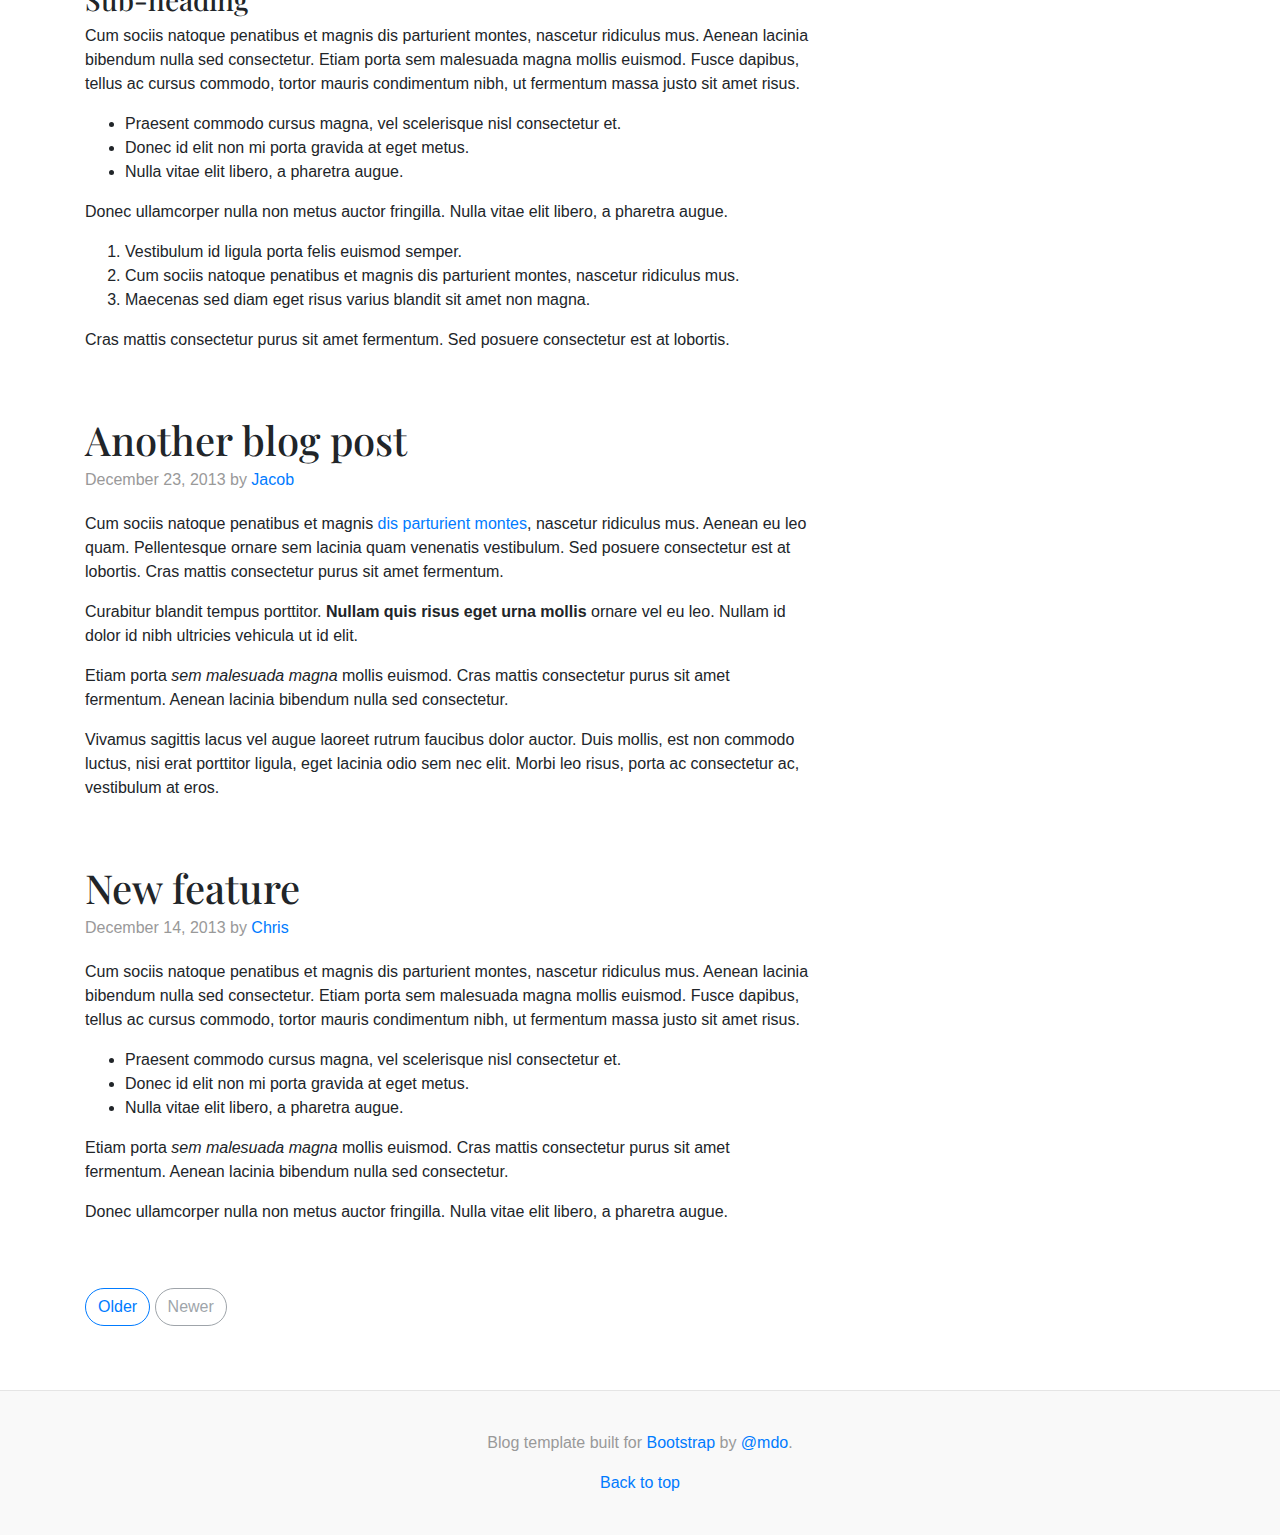
<file: scss/bootstrap-4.0.0/bootstrap-4.0.0/docs/4.0/examples/blog/index.html>
<!doctype html>
<html lang="en">
  <head>
    <meta charset="utf-8">
    <meta name="viewport" content="width=device-width, initial-scale=1, shrink-to-fit=no">
    <meta name="description" content="">
    <meta name="author" content="">
    <link rel="icon" href="../../../../favicon.ico">

    <title>Blog Template for Bootstrap</title>

    <!-- Bootstrap core CSS -->
    <link href="../../../../dist/css/bootstrap.min.css" rel="stylesheet">

    <!-- Custom styles for this template -->
    <link href="https://fonts.googleapis.com/css?family=Playfair+Display:700,900" rel="stylesheet">
    <link href="blog.css" rel="stylesheet">
  </head>

  <body>

    <div class="container">
      <header class="blog-header py-3">
        <div class="row flex-nowrap justify-content-between align-items-center">
          <div class="col-4 pt-1">
            <a class="text-muted" href="#">Subscribe</a>
          </div>
          <div class="col-4 text-center">
            <a class="blog-header-logo text-dark" href="#">Large</a>
          </div>
          <div class="col-4 d-flex justify-content-end align-items-center">
            <a class="text-muted" href="#">
              <svg xmlns="http://www.w3.org/2000/svg" width="20" height="20" viewBox="0 0 24 24" fill="none" stroke="currentColor" stroke-width="2" stroke-linecap="round" stroke-linejoin="round" class="mx-3"><circle cx="10.5" cy="10.5" r="7.5"></circle><line x1="21" y1="21" x2="15.8" y2="15.8"></line></svg>
            </a>
            <a class="btn btn-sm btn-outline-secondary" href="#">Sign up</a>
          </div>
        </div>
      </header>

      <div class="nav-scroller py-1 mb-2">
        <nav class="nav d-flex justify-content-between">
          <a class="p-2 text-muted" href="#">World</a>
          <a class="p-2 text-muted" href="#">U.S.</a>
          <a class="p-2 text-muted" href="#">Technology</a>
          <a class="p-2 text-muted" href="#">Design</a>
          <a class="p-2 text-muted" href="#">Culture</a>
          <a class="p-2 text-muted" href="#">Business</a>
          <a class="p-2 text-muted" href="#">Politics</a>
          <a class="p-2 text-muted" href="#">Opinion</a>
          <a class="p-2 text-muted" href="#">Science</a>
          <a class="p-2 text-muted" href="#">Health</a>
          <a class="p-2 text-muted" href="#">Style</a>
          <a class="p-2 text-muted" href="#">Travel</a>
        </nav>
      </div>

      <div class="jumbotron p-3 p-md-5 text-white rounded bg-dark">
        <div class="col-md-6 px-0">
          <h1 class="display-4 font-italic">Title of a longer featured blog post</h1>
          <p class="lead my-3">Multiple lines of text that form the lede, informing new readers quickly and efficiently about what's most interesting in this post's contents.</p>
          <p class="lead mb-0"><a href="#" class="text-white font-weight-bold">Continue reading...</a></p>
        </div>
      </div>

      <div class="row mb-2">
        <div class="col-md-6">
          <div class="card flex-md-row mb-4 box-shadow h-md-250">
            <div class="card-body d-flex flex-column align-items-start">
              <strong class="d-inline-block mb-2 text-primary">World</strong>
              <h3 class="mb-0">
                <a class="text-dark" href="#">Featured post</a>
              </h3>
              <div class="mb-1 text-muted">Nov 12</div>
              <p class="card-text mb-auto">This is a wider card with supporting text below as a natural lead-in to additional content.</p>
              <a href="#">Continue reading</a>
            </div>
            <img class="card-img-right flex-auto d-none d-md-block" data-src="holder.js/200x250?theme=thumb" alt="Card image cap">
          </div>
        </div>
        <div class="col-md-6">
          <div class="card flex-md-row mb-4 box-shadow h-md-250">
            <div class="card-body d-flex flex-column align-items-start">
              <strong class="d-inline-block mb-2 text-success">Design</strong>
              <h3 class="mb-0">
                <a class="text-dark" href="#">Post title</a>
              </h3>
              <div class="mb-1 text-muted">Nov 11</div>
              <p class="card-text mb-auto">This is a wider card with supporting text below as a natural lead-in to additional content.</p>
              <a href="#">Continue reading</a>
            </div>
            <img class="card-img-right flex-auto d-none d-md-block" data-src="holder.js/200x250?theme=thumb" alt="Card image cap">
          </div>
        </div>
      </div>
    </div>

    <main role="main" class="container">
      <div class="row">
        <div class="col-md-8 blog-main">
          <h3 class="pb-3 mb-4 font-italic border-bottom">
            From the Firehose
          </h3>

          <div class="blog-post">
            <h2 class="blog-post-title">Sample blog post</h2>
            <p class="blog-post-meta">January 1, 2014 by <a href="#">Mark</a></p>

            <p>This blog post shows a few different types of content that's supported and styled with Bootstrap. Basic typography, images, and code are all supported.</p>
            <hr>
            <p>Cum sociis natoque penatibus et magnis <a href="#">dis parturient montes</a>, nascetur ridiculus mus. Aenean eu leo quam. Pellentesque ornare sem lacinia quam venenatis vestibulum. Sed posuere consectetur est at lobortis. Cras mattis consectetur purus sit amet fermentum.</p>
            <blockquote>
              <p>Curabitur blandit tempus porttitor. <strong>Nullam quis risus eget urna mollis</strong> ornare vel eu leo. Nullam id dolor id nibh ultricies vehicula ut id elit.</p>
            </blockquote>
            <p>Etiam porta <em>sem malesuada magna</em> mollis euismod. Cras mattis consectetur purus sit amet fermentum. Aenean lacinia bibendum nulla sed consectetur.</p>
            <h2>Heading</h2>
            <p>Vivamus sagittis lacus vel augue laoreet rutrum faucibus dolor auctor. Duis mollis, est non commodo luctus, nisi erat porttitor ligula, eget lacinia odio sem nec elit. Morbi leo risus, porta ac consectetur ac, vestibulum at eros.</p>
            <h3>Sub-heading</h3>
            <p>Cum sociis natoque penatibus et magnis dis parturient montes, nascetur ridiculus mus.</p>
            <pre><code>Example code block</code></pre>
            <p>Aenean lacinia bibendum nulla sed consectetur. Etiam porta sem malesuada magna mollis euismod. Fusce dapibus, tellus ac cursus commodo, tortor mauris condimentum nibh, ut fermentum massa.</p>
            <h3>Sub-heading</h3>
            <p>Cum sociis natoque penatibus et magnis dis parturient montes, nascetur ridiculus mus. Aenean lacinia bibendum nulla sed consectetur. Etiam porta sem malesuada magna mollis euismod. Fusce dapibus, tellus ac cursus commodo, tortor mauris condimentum nibh, ut fermentum massa justo sit amet risus.</p>
            <ul>
              <li>Praesent commodo cursus magna, vel scelerisque nisl consectetur et.</li>
              <li>Donec id elit non mi porta gravida at eget metus.</li>
              <li>Nulla vitae elit libero, a pharetra augue.</li>
            </ul>
            <p>Donec ullamcorper nulla non metus auctor fringilla. Nulla vitae elit libero, a pharetra augue.</p>
            <ol>
              <li>Vestibulum id ligula porta felis euismod semper.</li>
              <li>Cum sociis natoque penatibus et magnis dis parturient montes, nascetur ridiculus mus.</li>
              <li>Maecenas sed diam eget risus varius blandit sit amet non magna.</li>
            </ol>
            <p>Cras mattis consectetur purus sit amet fermentum. Sed posuere consectetur est at lobortis.</p>
          </div><!-- /.blog-post -->

          <div class="blog-post">
            <h2 class="blog-post-title">Another blog post</h2>
            <p class="blog-post-meta">December 23, 2013 by <a href="#">Jacob</a></p>

            <p>Cum sociis natoque penatibus et magnis <a href="#">dis parturient montes</a>, nascetur ridiculus mus. Aenean eu leo quam. Pellentesque ornare sem lacinia quam venenatis vestibulum. Sed posuere consectetur est at lobortis. Cras mattis consectetur purus sit amet fermentum.</p>
            <blockquote>
              <p>Curabitur blandit tempus porttitor. <strong>Nullam quis risus eget urna mollis</strong> ornare vel eu leo. Nullam id dolor id nibh ultricies vehicula ut id elit.</p>
            </blockquote>
            <p>Etiam porta <em>sem malesuada magna</em> mollis euismod. Cras mattis consectetur purus sit amet fermentum. Aenean lacinia bibendum nulla sed consectetur.</p>
            <p>Vivamus sagittis lacus vel augue laoreet rutrum faucibus dolor auctor. Duis mollis, est non commodo luctus, nisi erat porttitor ligula, eget lacinia odio sem nec elit. Morbi leo risus, porta ac consectetur ac, vestibulum at eros.</p>
          </div><!-- /.blog-post -->

          <div class="blog-post">
            <h2 class="blog-post-title">New feature</h2>
            <p class="blog-post-meta">December 14, 2013 by <a href="#">Chris</a></p>

            <p>Cum sociis natoque penatibus et magnis dis parturient montes, nascetur ridiculus mus. Aenean lacinia bibendum nulla sed consectetur. Etiam porta sem malesuada magna mollis euismod. Fusce dapibus, tellus ac cursus commodo, tortor mauris condimentum nibh, ut fermentum massa justo sit amet risus.</p>
            <ul>
              <li>Praesent commodo cursus magna, vel scelerisque nisl consectetur et.</li>
              <li>Donec id elit non mi porta gravida at eget metus.</li>
              <li>Nulla vitae elit libero, a pharetra augue.</li>
            </ul>
            <p>Etiam porta <em>sem malesuada magna</em> mollis euismod. Cras mattis consectetur purus sit amet fermentum. Aenean lacinia bibendum nulla sed consectetur.</p>
            <p>Donec ullamcorper nulla non metus auctor fringilla. Nulla vitae elit libero, a pharetra augue.</p>
          </div><!-- /.blog-post -->

          <nav class="blog-pagination">
            <a class="btn btn-outline-primary" href="#">Older</a>
            <a class="btn btn-outline-secondary disabled" href="#">Newer</a>
          </nav>

        </div><!-- /.blog-main -->

        <aside class="col-md-4 blog-sidebar">
          <div class="p-3 mb-3 bg-light rounded">
            <h4 class="font-italic">About</h4>
            <p class="mb-0">Etiam porta <em>sem malesuada magna</em> mollis euismod. Cras mattis consectetur purus sit amet fermentum. Aenean lacinia bibendum nulla sed consectetur.</p>
          </div>

          <div class="p-3">
            <h4 class="font-italic">Archives</h4>
            <ol class="list-unstyled mb-0">
              <li><a href="#">March 2014</a></li>
              <li><a href="#">February 2014</a></li>
              <li><a href="#">January 2014</a></li>
              <li><a href="#">December 2013</a></li>
              <li><a href="#">November 2013</a></li>
              <li><a href="#">October 2013</a></li>
              <li><a href="#">September 2013</a></li>
              <li><a href="#">August 2013</a></li>
              <li><a href="#">July 2013</a></li>
              <li><a href="#">June 2013</a></li>
              <li><a href="#">May 2013</a></li>
              <li><a href="#">April 2013</a></li>
            </ol>
          </div>

          <div class="p-3">
            <h4 class="font-italic">Elsewhere</h4>
            <ol class="list-unstyled">
              <li><a href="#">GitHub</a></li>
              <li><a href="#">Twitter</a></li>
              <li><a href="#">Facebook</a></li>
            </ol>
          </div>
        </aside><!-- /.blog-sidebar -->

      </div><!-- /.row -->

    </main><!-- /.container -->

    <footer class="blog-footer">
      <p>Blog template built for <a href="https://getbootstrap.com/">Bootstrap</a> by <a href="https://twitter.com/mdo">@mdo</a>.</p>
      <p>
        <a href="#">Back to top</a>
      </p>
    </footer>

    <!-- Bootstrap core JavaScript
    ================================================== -->
    <!-- Placed at the end of the document so the pages load faster -->
    <script src="https://code.jquery.com/jquery-3.2.1.slim.min.js" integrity="sha384-KJ3o2DKtIkvYIK3UENzmM7KCkRr/rE9/Qpg6aAZGJwFDMVNA/GpGFF93hXpG5KkN" crossorigin="anonymous"></script>
    <script>window.jQuery || document.write('<script src="../../../../assets/js/vendor/jquery-slim.min.js"><\/script>')</script>
    <script src="../../../../assets/js/vendor/popper.min.js"></script>
    <script src="../../../../dist/js/bootstrap.min.js"></script>
    <script src="../../../../assets/js/vendor/holder.min.js"></script>
    <script>
      Holder.addTheme('thumb', {
        bg: '#55595c',
        fg: '#eceeef',
        text: 'Thumbnail'
      });
    </script>
  </body>
</html>
</file>
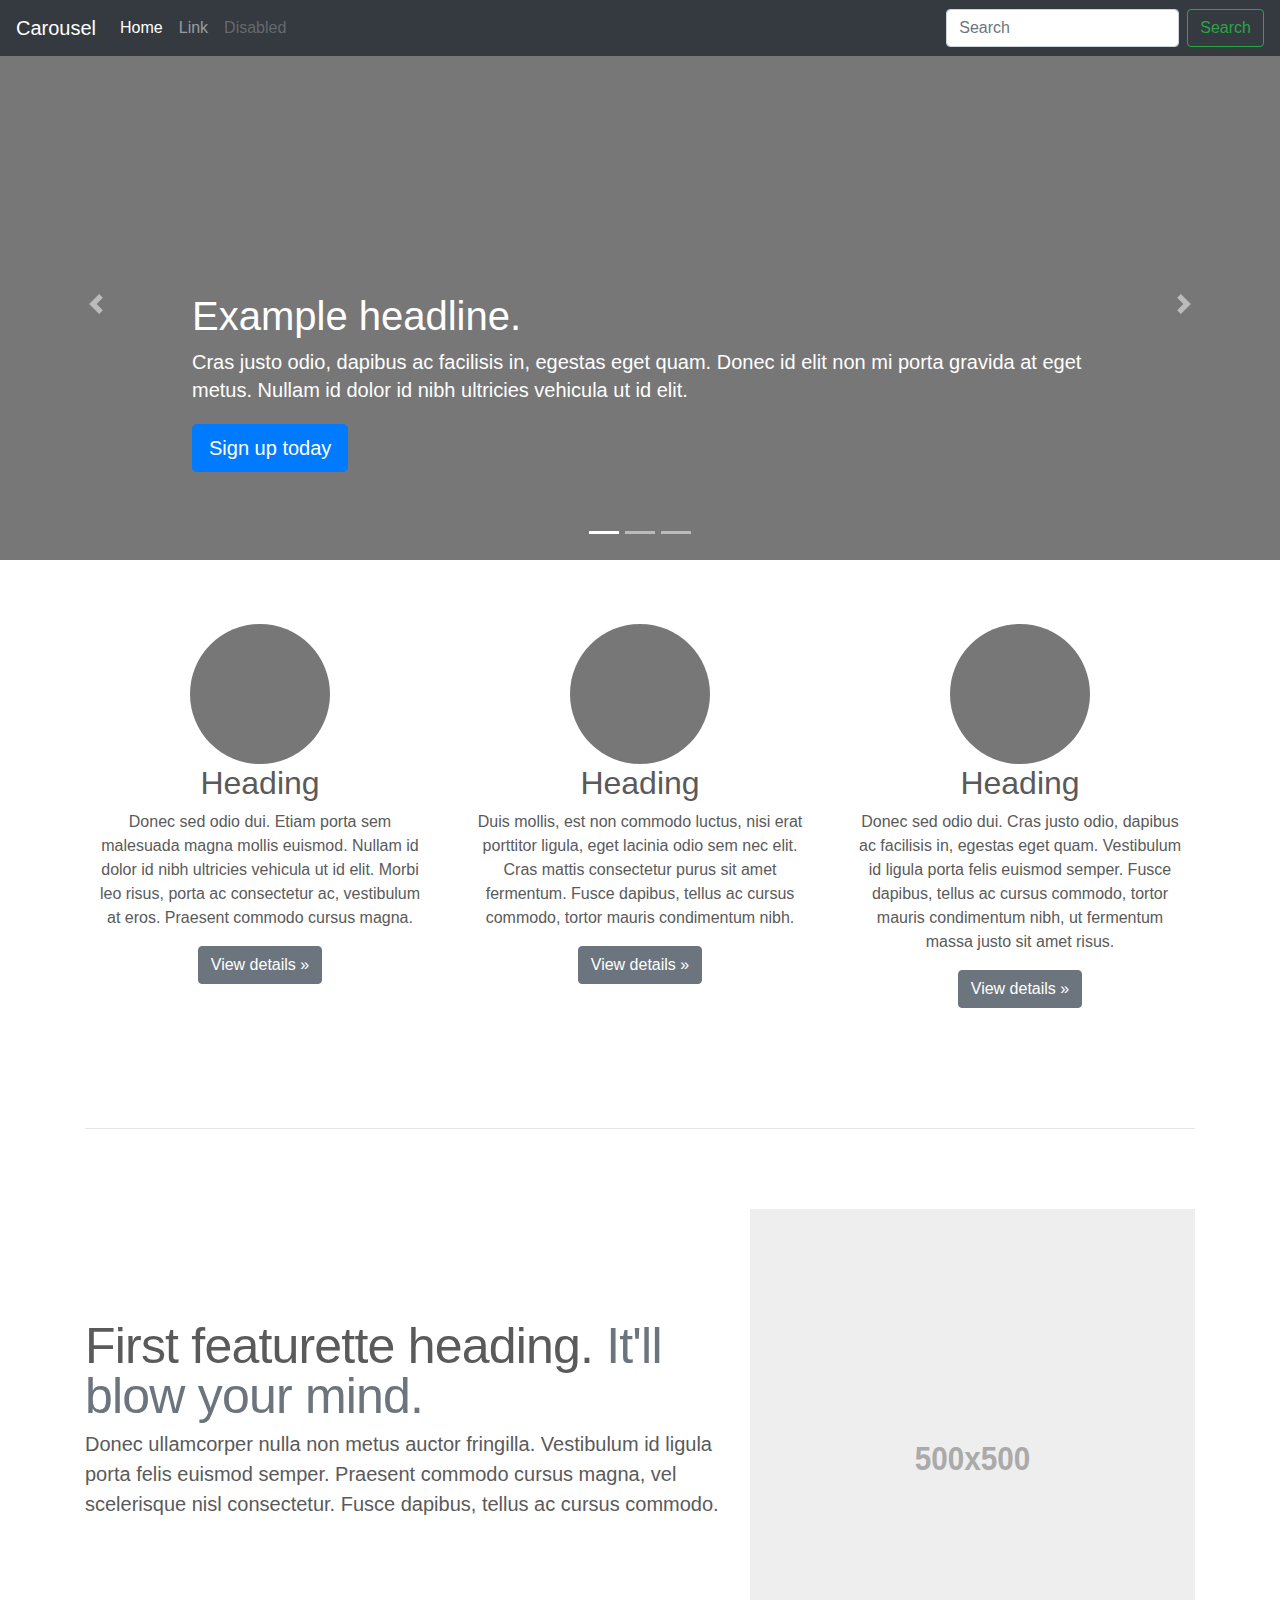
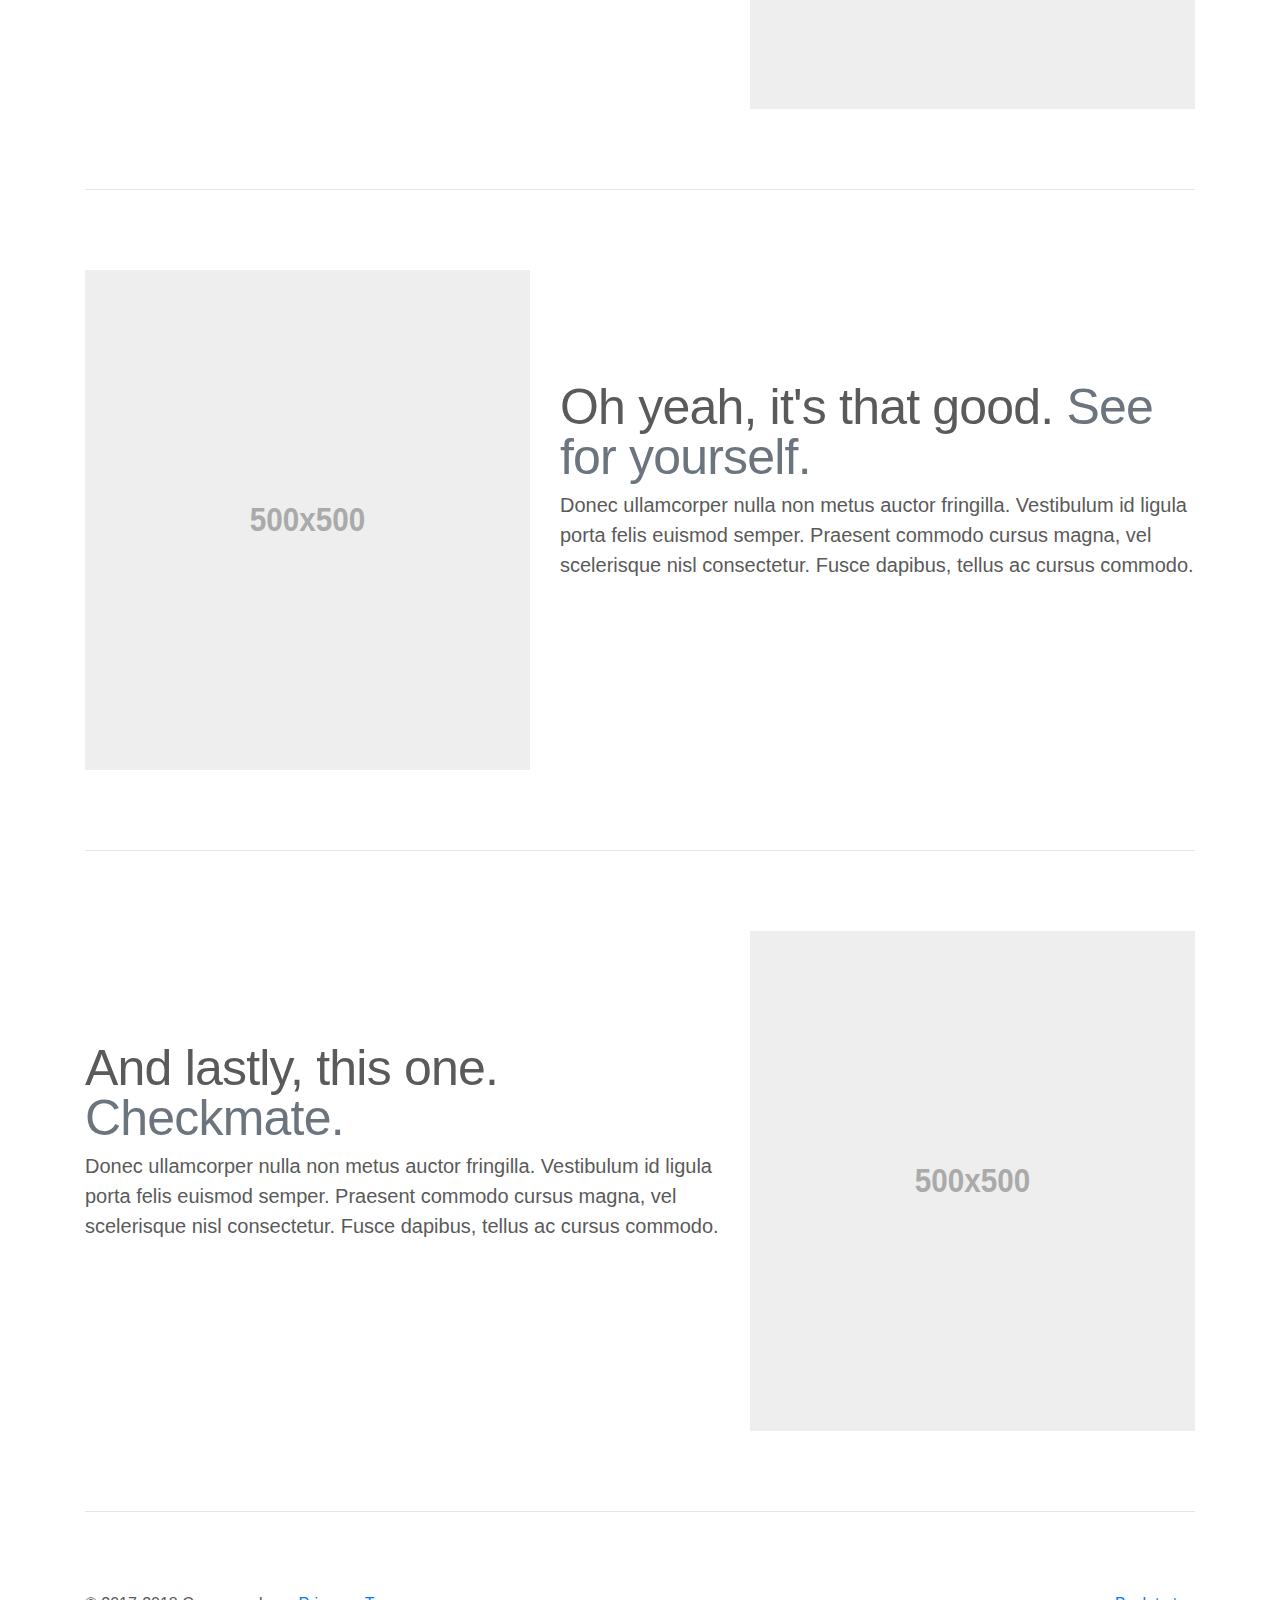
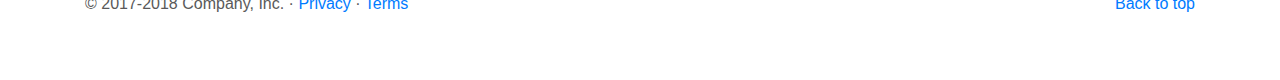
<file: scss/bootstrap-4.0.0/bootstrap-4.0.0/docs/4.0/examples/carousel/index.html>
<!doctype html>
<html lang="en">
  <head>
    <meta charset="utf-8">
    <meta name="viewport" content="width=device-width, initial-scale=1, shrink-to-fit=no">
    <meta name="description" content="">
    <meta name="author" content="">
    <link rel="icon" href="../../../../favicon.ico">

    <title>Carousel Template for Bootstrap</title>

    <!-- Bootstrap core CSS -->
    <link href="../../../../dist/css/bootstrap.min.css" rel="stylesheet">

    <!-- Custom styles for this template -->
    <link href="carousel.css" rel="stylesheet">
  </head>
  <body>

    <header>
      <nav class="navbar navbar-expand-md navbar-dark fixed-top bg-dark">
        <a class="navbar-brand" href="#">Carousel</a>
        <button class="navbar-toggler" type="button" data-toggle="collapse" data-target="#navbarCollapse" aria-controls="navbarCollapse" aria-expanded="false" aria-label="Toggle navigation">
          <span class="navbar-toggler-icon"></span>
        </button>
        <div class="collapse navbar-collapse" id="navbarCollapse">
          <ul class="navbar-nav mr-auto">
            <li class="nav-item active">
              <a class="nav-link" href="#">Home <span class="sr-only">(current)</span></a>
            </li>
            <li class="nav-item">
              <a class="nav-link" href="#">Link</a>
            </li>
            <li class="nav-item">
              <a class="nav-link disabled" href="#">Disabled</a>
            </li>
          </ul>
          <form class="form-inline mt-2 mt-md-0">
            <input class="form-control mr-sm-2" type="text" placeholder="Search" aria-label="Search">
            <button class="btn btn-outline-success my-2 my-sm-0" type="submit">Search</button>
          </form>
        </div>
      </nav>
    </header>

    <main role="main">

      <div id="myCarousel" class="carousel slide" data-ride="carousel">
        <ol class="carousel-indicators">
          <li data-target="#myCarousel" data-slide-to="0" class="active"></li>
          <li data-target="#myCarousel" data-slide-to="1"></li>
          <li data-target="#myCarousel" data-slide-to="2"></li>
        </ol>
        <div class="carousel-inner">
          <div class="carousel-item active">
            <img class="first-slide" src="[data-uri]" alt="First slide">
            <div class="container">
              <div class="carousel-caption text-left">
                <h1>Example headline.</h1>
                <p>Cras justo odio, dapibus ac facilisis in, egestas eget quam. Donec id elit non mi porta gravida at eget metus. Nullam id dolor id nibh ultricies vehicula ut id elit.</p>
                <p><a class="btn btn-lg btn-primary" href="#" role="button">Sign up today</a></p>
              </div>
            </div>
          </div>
          <div class="carousel-item">
            <img class="second-slide" src="[data-uri]" alt="Second slide">
            <div class="container">
              <div class="carousel-caption">
                <h1>Another example headline.</h1>
                <p>Cras justo odio, dapibus ac facilisis in, egestas eget quam. Donec id elit non mi porta gravida at eget metus. Nullam id dolor id nibh ultricies vehicula ut id elit.</p>
                <p><a class="btn btn-lg btn-primary" href="#" role="button">Learn more</a></p>
              </div>
            </div>
          </div>
          <div class="carousel-item">
            <img class="third-slide" src="[data-uri]" alt="Third slide">
            <div class="container">
              <div class="carousel-caption text-right">
                <h1>One more for good measure.</h1>
                <p>Cras justo odio, dapibus ac facilisis in, egestas eget quam. Donec id elit non mi porta gravida at eget metus. Nullam id dolor id nibh ultricies vehicula ut id elit.</p>
                <p><a class="btn btn-lg btn-primary" href="#" role="button">Browse gallery</a></p>
              </div>
            </div>
          </div>
        </div>
        <a class="carousel-control-prev" href="#myCarousel" role="button" data-slide="prev">
          <span class="carousel-control-prev-icon" aria-hidden="true"></span>
          <span class="sr-only">Previous</span>
        </a>
        <a class="carousel-control-next" href="#myCarousel" role="button" data-slide="next">
          <span class="carousel-control-next-icon" aria-hidden="true"></span>
          <span class="sr-only">Next</span>
        </a>
      </div>


      <!-- Marketing messaging and featurettes
      ================================================== -->
      <!-- Wrap the rest of the page in another container to center all the content. -->

      <div class="container marketing">

        <!-- Three columns of text below the carousel -->
        <div class="row">
          <div class="col-lg-4">
            <img class="rounded-circle" src="[data-uri]" alt="Generic placeholder image" width="140" height="140">
            <h2>Heading</h2>
            <p>Donec sed odio dui. Etiam porta sem malesuada magna mollis euismod. Nullam id dolor id nibh ultricies vehicula ut id elit. Morbi leo risus, porta ac consectetur ac, vestibulum at eros. Praesent commodo cursus magna.</p>
            <p><a class="btn btn-secondary" href="#" role="button">View details &raquo;</a></p>
          </div><!-- /.col-lg-4 -->
          <div class="col-lg-4">
            <img class="rounded-circle" src="[data-uri]" alt="Generic placeholder image" width="140" height="140">
            <h2>Heading</h2>
            <p>Duis mollis, est non commodo luctus, nisi erat porttitor ligula, eget lacinia odio sem nec elit. Cras mattis consectetur purus sit amet fermentum. Fusce dapibus, tellus ac cursus commodo, tortor mauris condimentum nibh.</p>
            <p><a class="btn btn-secondary" href="#" role="button">View details &raquo;</a></p>
          </div><!-- /.col-lg-4 -->
          <div class="col-lg-4">
            <img class="rounded-circle" src="[data-uri]" alt="Generic placeholder image" width="140" height="140">
            <h2>Heading</h2>
            <p>Donec sed odio dui. Cras justo odio, dapibus ac facilisis in, egestas eget quam. Vestibulum id ligula porta felis euismod semper. Fusce dapibus, tellus ac cursus commodo, tortor mauris condimentum nibh, ut fermentum massa justo sit amet risus.</p>
            <p><a class="btn btn-secondary" href="#" role="button">View details &raquo;</a></p>
          </div><!-- /.col-lg-4 -->
        </div><!-- /.row -->


        <!-- START THE FEATURETTES -->

        <hr class="featurette-divider">

        <div class="row featurette">
          <div class="col-md-7">
            <h2 class="featurette-heading">First featurette heading. <span class="text-muted">It'll blow your mind.</span></h2>
            <p class="lead">Donec ullamcorper nulla non metus auctor fringilla. Vestibulum id ligula porta felis euismod semper. Praesent commodo cursus magna, vel scelerisque nisl consectetur. Fusce dapibus, tellus ac cursus commodo.</p>
          </div>
          <div class="col-md-5">
            <img class="featurette-image img-fluid mx-auto" data-src="holder.js/500x500/auto" alt="Generic placeholder image">
          </div>
        </div>

        <hr class="featurette-divider">

        <div class="row featurette">
          <div class="col-md-7 order-md-2">
            <h2 class="featurette-heading">Oh yeah, it's that good. <span class="text-muted">See for yourself.</span></h2>
            <p class="lead">Donec ullamcorper nulla non metus auctor fringilla. Vestibulum id ligula porta felis euismod semper. Praesent commodo cursus magna, vel scelerisque nisl consectetur. Fusce dapibus, tellus ac cursus commodo.</p>
          </div>
          <div class="col-md-5 order-md-1">
            <img class="featurette-image img-fluid mx-auto" data-src="holder.js/500x500/auto" alt="Generic placeholder image">
          </div>
        </div>

        <hr class="featurette-divider">

        <div class="row featurette">
          <div class="col-md-7">
            <h2 class="featurette-heading">And lastly, this one. <span class="text-muted">Checkmate.</span></h2>
            <p class="lead">Donec ullamcorper nulla non metus auctor fringilla. Vestibulum id ligula porta felis euismod semper. Praesent commodo cursus magna, vel scelerisque nisl consectetur. Fusce dapibus, tellus ac cursus commodo.</p>
          </div>
          <div class="col-md-5">
            <img class="featurette-image img-fluid mx-auto" data-src="holder.js/500x500/auto" alt="Generic placeholder image">
          </div>
        </div>

        <hr class="featurette-divider">

        <!-- /END THE FEATURETTES -->

      </div><!-- /.container -->


      <!-- FOOTER -->
      <footer class="container">
        <p class="float-right"><a href="#">Back to top</a></p>
        <p>&copy; 2017-2018 Company, Inc. &middot; <a href="#">Privacy</a> &middot; <a href="#">Terms</a></p>
      </footer>
    </main>

    <!-- Bootstrap core JavaScript
    ================================================== -->
    <!-- Placed at the end of the document so the pages load faster -->
    <script src="https://code.jquery.com/jquery-3.2.1.slim.min.js" integrity="sha384-KJ3o2DKtIkvYIK3UENzmM7KCkRr/rE9/Qpg6aAZGJwFDMVNA/GpGFF93hXpG5KkN" crossorigin="anonymous"></script>
    <script>window.jQuery || document.write('<script src="../../../../assets/js/vendor/jquery-slim.min.js"><\/script>')</script>
    <script src="../../../../assets/js/vendor/popper.min.js"></script>
    <script src="../../../../dist/js/bootstrap.min.js"></script>
    <!-- Just to make our placeholder images work. Don't actually copy the next line! -->
    <script src="../../../../assets/js/vendor/holder.min.js"></script>
  </body>
</html>
</file>
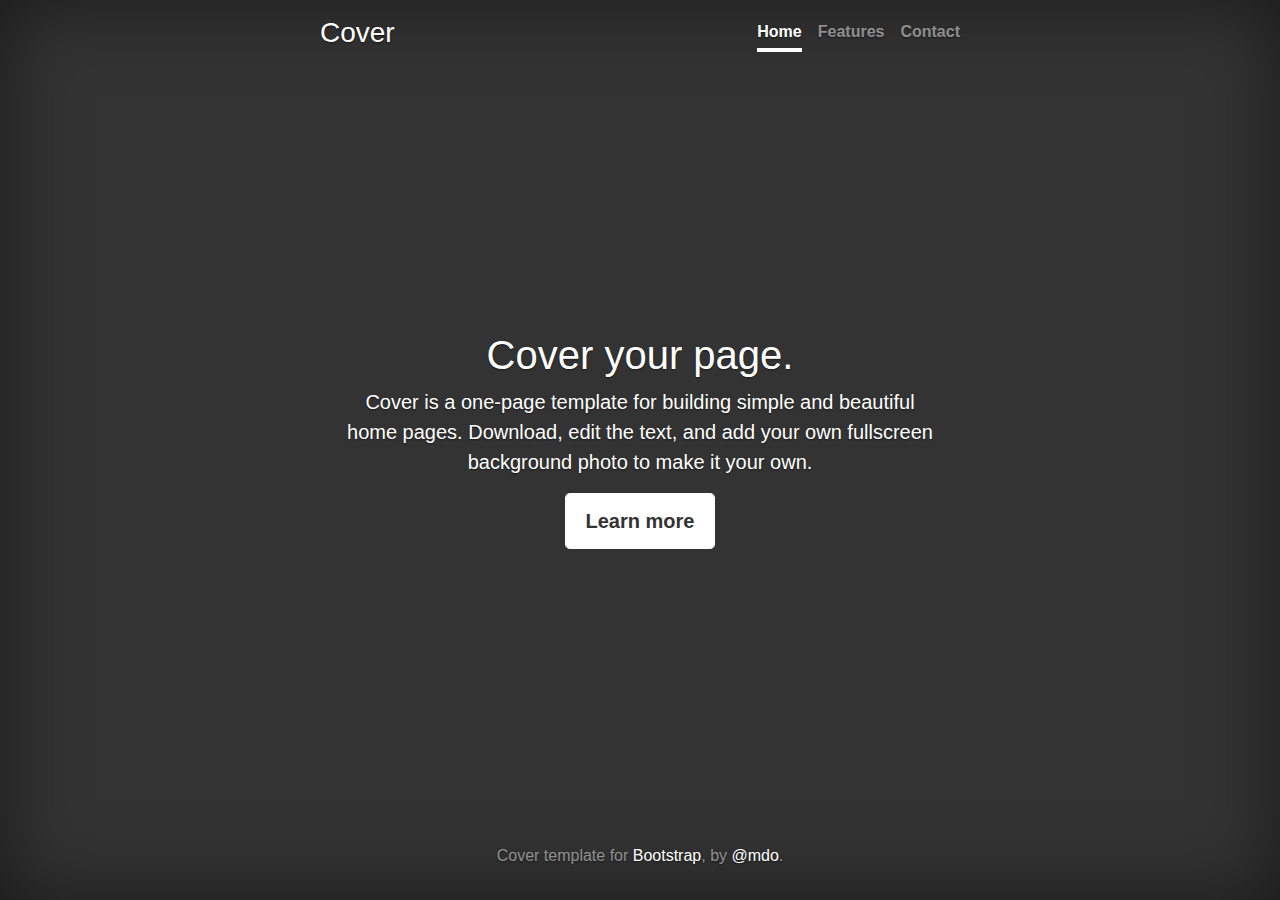
<file: scss/bootstrap-4.0.0/bootstrap-4.0.0/docs/4.0/examples/cover/index.html>
<!doctype html>
<html lang="en">
  <head>
    <meta charset="utf-8">
    <meta name="viewport" content="width=device-width, initial-scale=1, shrink-to-fit=no">
    <meta name="description" content="">
    <meta name="author" content="">
    <link rel="icon" href="../../../../favicon.ico">

    <title>Cover Template for Bootstrap</title>

    <!-- Bootstrap core CSS -->
    <link href="../../../../dist/css/bootstrap.min.css" rel="stylesheet">

    <!-- Custom styles for this template -->
    <link href="cover.css" rel="stylesheet">
  </head>

  <body class="text-center">

    <div class="cover-container d-flex h-100 p-3 mx-auto flex-column">
      <header class="masthead mb-auto">
        <div class="inner">
          <h3 class="masthead-brand">Cover</h3>
          <nav class="nav nav-masthead justify-content-center">
            <a class="nav-link active" href="#">Home</a>
            <a class="nav-link" href="#">Features</a>
            <a class="nav-link" href="#">Contact</a>
          </nav>
        </div>
      </header>

      <main role="main" class="inner cover">
        <h1 class="cover-heading">Cover your page.</h1>
        <p class="lead">Cover is a one-page template for building simple and beautiful home pages. Download, edit the text, and add your own fullscreen background photo to make it your own.</p>
        <p class="lead">
          <a href="#" class="btn btn-lg btn-secondary">Learn more</a>
        </p>
      </main>

      <footer class="mastfoot mt-auto">
        <div class="inner">
          <p>Cover template for <a href="https://getbootstrap.com/">Bootstrap</a>, by <a href="https://twitter.com/mdo">@mdo</a>.</p>
        </div>
      </footer>
    </div>


    <!-- Bootstrap core JavaScript
    ================================================== -->
    <!-- Placed at the end of the document so the pages load faster -->
    <script src="https://code.jquery.com/jquery-3.2.1.slim.min.js" integrity="sha384-KJ3o2DKtIkvYIK3UENzmM7KCkRr/rE9/Qpg6aAZGJwFDMVNA/GpGFF93hXpG5KkN" crossorigin="anonymous"></script>
    <script>window.jQuery || document.write('<script src="../../../../assets/js/vendor/jquery-slim.min.js"><\/script>')</script>
    <script src="../../../../assets/js/vendor/popper.min.js"></script>
    <script src="../../../../dist/js/bootstrap.min.js"></script>
  </body>
</html>
</file>
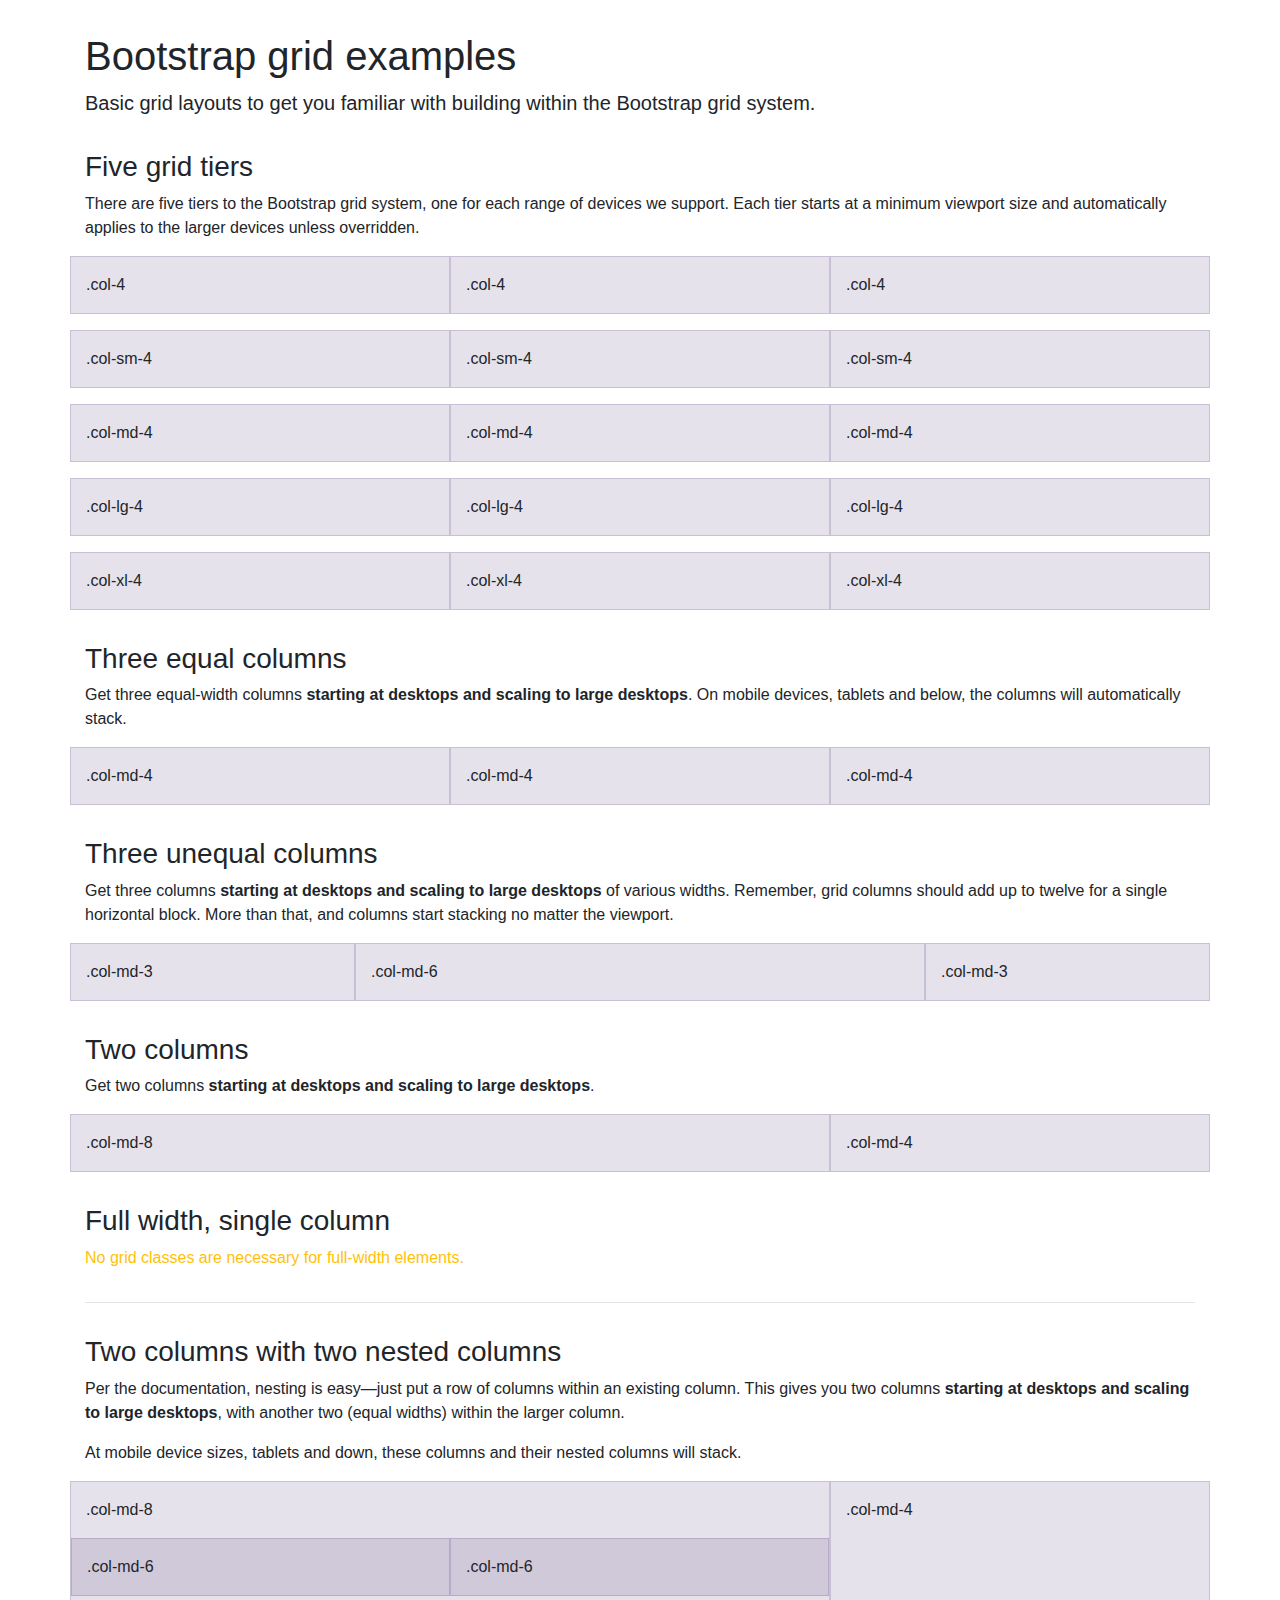
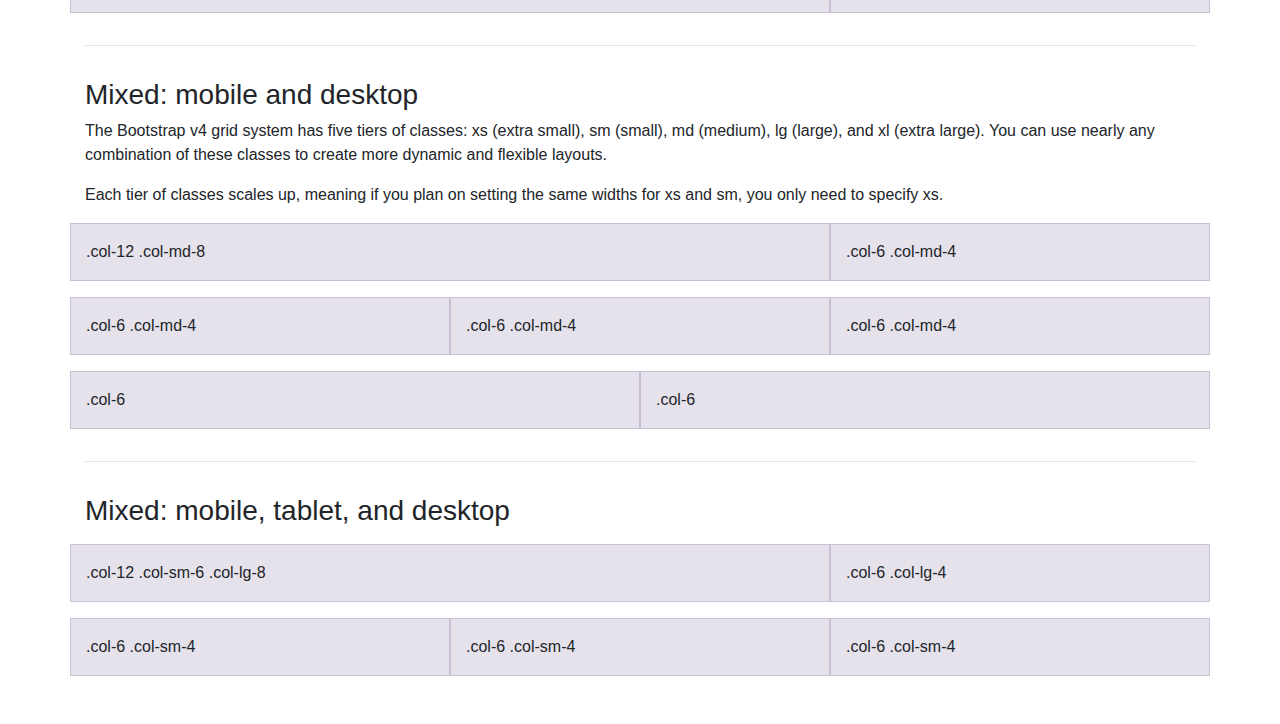
<file: scss/bootstrap-4.0.0/bootstrap-4.0.0/docs/4.0/examples/grid/index.html>
<!doctype html>
<html lang="en">
  <head>
    <meta charset="utf-8">
    <meta name="viewport" content="width=device-width, initial-scale=1, shrink-to-fit=no">
    <meta name="description" content="">
    <meta name="author" content="">
    <link rel="icon" href="../../../../favicon.ico">

    <title>Grid Template for Bootstrap</title>

    <!-- Bootstrap core CSS -->
    <link href="../../../../dist/css/bootstrap.min.css" rel="stylesheet">

    <!-- Custom styles for this template -->
    <link href="grid.css" rel="stylesheet">
  </head>

  <body>
    <div class="container">

      <h1>Bootstrap grid examples</h1>
      <p class="lead">Basic grid layouts to get you familiar with building within the Bootstrap grid system.</p>

      <h3>Five grid tiers</h3>
      <p>There are five tiers to the Bootstrap grid system, one for each range of devices we support. Each tier starts at a minimum viewport size and automatically applies to the larger devices unless overridden.</p>

      <div class="row">
        <div class="col-4">.col-4</div>
        <div class="col-4">.col-4</div>
        <div class="col-4">.col-4</div>
      </div>

      <div class="row">
        <div class="col-sm-4">.col-sm-4</div>
        <div class="col-sm-4">.col-sm-4</div>
        <div class="col-sm-4">.col-sm-4</div>
      </div>

      <div class="row">
        <div class="col-md-4">.col-md-4</div>
        <div class="col-md-4">.col-md-4</div>
        <div class="col-md-4">.col-md-4</div>
      </div>

      <div class="row">
        <div class="col-lg-4">.col-lg-4</div>
        <div class="col-lg-4">.col-lg-4</div>
        <div class="col-lg-4">.col-lg-4</div>
      </div>

      <div class="row">
        <div class="col-xl-4">.col-xl-4</div>
        <div class="col-xl-4">.col-xl-4</div>
        <div class="col-xl-4">.col-xl-4</div>
      </div>

      <h3>Three equal columns</h3>
      <p>Get three equal-width columns <strong>starting at desktops and scaling to large desktops</strong>. On mobile devices, tablets and below, the columns will automatically stack.</p>
      <div class="row">
        <div class="col-md-4">.col-md-4</div>
        <div class="col-md-4">.col-md-4</div>
        <div class="col-md-4">.col-md-4</div>
      </div>

      <h3>Three unequal columns</h3>
      <p>Get three columns <strong>starting at desktops and scaling to large desktops</strong> of various widths. Remember, grid columns should add up to twelve for a single horizontal block. More than that, and columns start stacking no matter the viewport.</p>
      <div class="row">
        <div class="col-md-3">.col-md-3</div>
        <div class="col-md-6">.col-md-6</div>
        <div class="col-md-3">.col-md-3</div>
      </div>

      <h3>Two columns</h3>
      <p>Get two columns <strong>starting at desktops and scaling to large desktops</strong>.</p>
      <div class="row">
        <div class="col-md-8">.col-md-8</div>
        <div class="col-md-4">.col-md-4</div>
      </div>

      <h3>Full width, single column</h3>
      <p class="text-warning">No grid classes are necessary for full-width elements.</p>

      <hr>

      <h3>Two columns with two nested columns</h3>
      <p>Per the documentation, nesting is easy—just put a row of columns within an existing column. This gives you two columns <strong>starting at desktops and scaling to large desktops</strong>, with another two (equal widths) within the larger column.</p>
      <p>At mobile device sizes, tablets and down, these columns and their nested columns will stack.</p>
      <div class="row">
        <div class="col-md-8">
          .col-md-8
          <div class="row">
            <div class="col-md-6">.col-md-6</div>
            <div class="col-md-6">.col-md-6</div>
          </div>
        </div>
        <div class="col-md-4">.col-md-4</div>
      </div>

      <hr>

      <h3>Mixed: mobile and desktop</h3>
      <p>The Bootstrap v4 grid system has five tiers of classes: xs (extra small), sm (small), md (medium), lg (large), and xl (extra large). You can use nearly any combination of these classes to create more dynamic and flexible layouts.</p>
      <p>Each tier of classes scales up, meaning if you plan on setting the same widths for xs and sm, you only need to specify xs.</p>
      <div class="row">
        <div class="col-12 col-md-8">.col-12 .col-md-8</div>
        <div class="col-6 col-md-4">.col-6 .col-md-4</div>
      </div>
      <div class="row">
        <div class="col-6 col-md-4">.col-6 .col-md-4</div>
        <div class="col-6 col-md-4">.col-6 .col-md-4</div>
        <div class="col-6 col-md-4">.col-6 .col-md-4</div>
      </div>
      <div class="row">
        <div class="col-6">.col-6</div>
        <div class="col-6">.col-6</div>
      </div>

      <hr>

      <h3>Mixed: mobile, tablet, and desktop</h3>
      <p></p>
      <div class="row">
        <div class="col-12 col-sm-6 col-lg-8">.col-12 .col-sm-6 .col-lg-8</div>
        <div class="col-6 col-lg-4">.col-6 .col-lg-4</div>
      </div>
      <div class="row">
        <div class="col-6 col-sm-4">.col-6 .col-sm-4</div>
        <div class="col-6 col-sm-4">.col-6 .col-sm-4</div>
        <div class="col-6 col-sm-4">.col-6 .col-sm-4</div>
      </div>

    </div> <!-- /container -->
  </body>
</html>
</file>
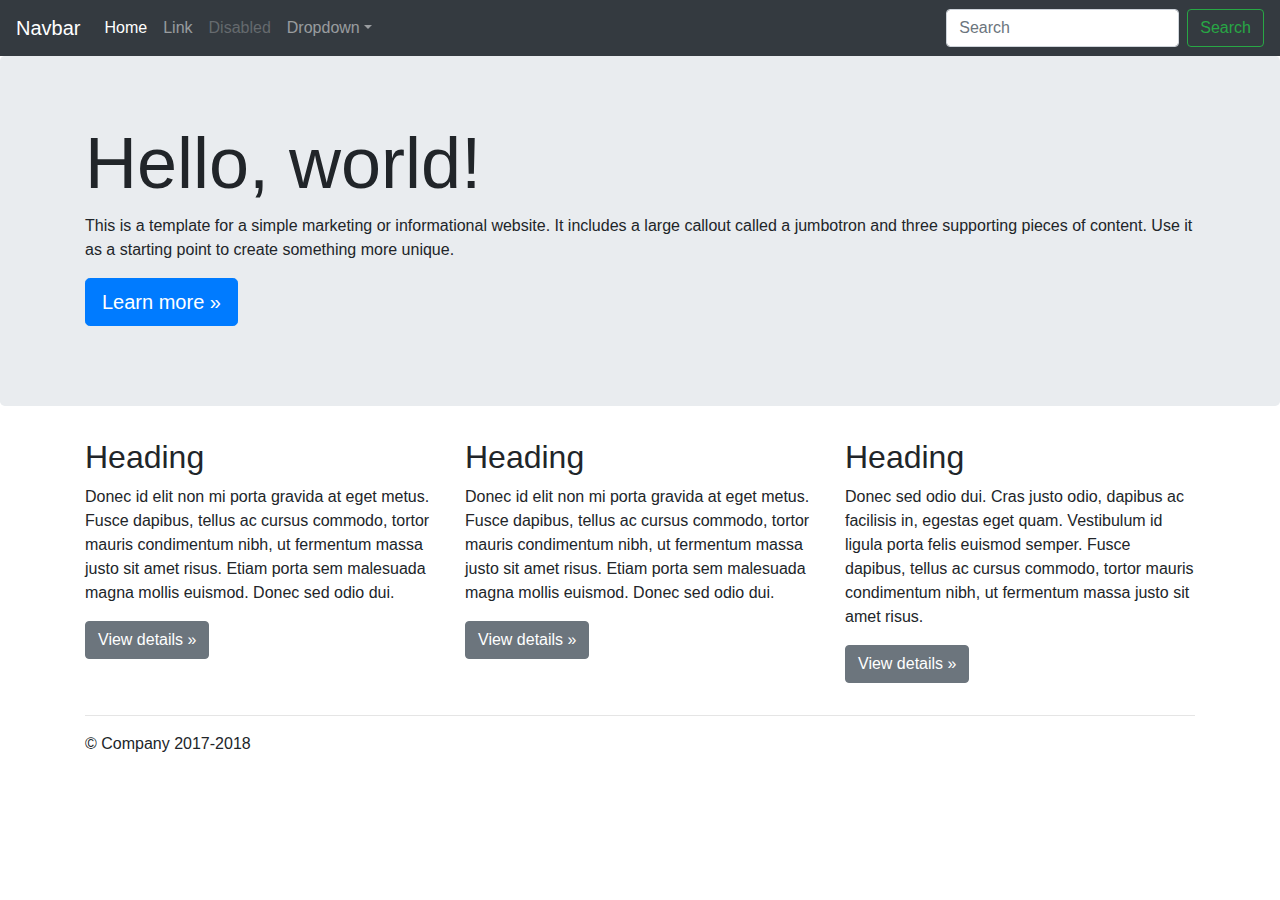
<file: scss/bootstrap-4.0.0/bootstrap-4.0.0/docs/4.0/examples/jumbotron/index.html>
<!doctype html>
<html lang="en">
  <head>
    <meta charset="utf-8">
    <meta name="viewport" content="width=device-width, initial-scale=1, shrink-to-fit=no">
    <meta name="description" content="">
    <meta name="author" content="">
    <link rel="icon" href="../../../../favicon.ico">

    <title>Jumbotron Template for Bootstrap</title>

    <!-- Bootstrap core CSS -->
    <link href="../../../../dist/css/bootstrap.min.css" rel="stylesheet">

    <!-- Custom styles for this template -->
    <link href="jumbotron.css" rel="stylesheet">
  </head>

  <body>

    <nav class="navbar navbar-expand-md navbar-dark fixed-top bg-dark">
      <a class="navbar-brand" href="#">Navbar</a>
      <button class="navbar-toggler" type="button" data-toggle="collapse" data-target="#navbarsExampleDefault" aria-controls="navbarsExampleDefault" aria-expanded="false" aria-label="Toggle navigation">
        <span class="navbar-toggler-icon"></span>
      </button>

      <div class="collapse navbar-collapse" id="navbarsExampleDefault">
        <ul class="navbar-nav mr-auto">
          <li class="nav-item active">
            <a class="nav-link" href="#">Home <span class="sr-only">(current)</span></a>
          </li>
          <li class="nav-item">
            <a class="nav-link" href="#">Link</a>
          </li>
          <li class="nav-item">
            <a class="nav-link disabled" href="#">Disabled</a>
          </li>
          <li class="nav-item dropdown">
            <a class="nav-link dropdown-toggle" href="http://example.com" id="dropdown01" data-toggle="dropdown" aria-haspopup="true" aria-expanded="false">Dropdown</a>
            <div class="dropdown-menu" aria-labelledby="dropdown01">
              <a class="dropdown-item" href="#">Action</a>
              <a class="dropdown-item" href="#">Another action</a>
              <a class="dropdown-item" href="#">Something else here</a>
            </div>
          </li>
        </ul>
        <form class="form-inline my-2 my-lg-0">
          <input class="form-control mr-sm-2" type="text" placeholder="Search" aria-label="Search">
          <button class="btn btn-outline-success my-2 my-sm-0" type="submit">Search</button>
        </form>
      </div>
    </nav>

    <main role="main">

      <!-- Main jumbotron for a primary marketing message or call to action -->
      <div class="jumbotron">
        <div class="container">
          <h1 class="display-3">Hello, world!</h1>
          <p>This is a template for a simple marketing or informational website. It includes a large callout called a jumbotron and three supporting pieces of content. Use it as a starting point to create something more unique.</p>
          <p><a class="btn btn-primary btn-lg" href="#" role="button">Learn more &raquo;</a></p>
        </div>
      </div>

      <div class="container">
        <!-- Example row of columns -->
        <div class="row">
          <div class="col-md-4">
            <h2>Heading</h2>
            <p>Donec id elit non mi porta gravida at eget metus. Fusce dapibus, tellus ac cursus commodo, tortor mauris condimentum nibh, ut fermentum massa justo sit amet risus. Etiam porta sem malesuada magna mollis euismod. Donec sed odio dui. </p>
            <p><a class="btn btn-secondary" href="#" role="button">View details &raquo;</a></p>
          </div>
          <div class="col-md-4">
            <h2>Heading</h2>
            <p>Donec id elit non mi porta gravida at eget metus. Fusce dapibus, tellus ac cursus commodo, tortor mauris condimentum nibh, ut fermentum massa justo sit amet risus. Etiam porta sem malesuada magna mollis euismod. Donec sed odio dui. </p>
            <p><a class="btn btn-secondary" href="#" role="button">View details &raquo;</a></p>
          </div>
          <div class="col-md-4">
            <h2>Heading</h2>
            <p>Donec sed odio dui. Cras justo odio, dapibus ac facilisis in, egestas eget quam. Vestibulum id ligula porta felis euismod semper. Fusce dapibus, tellus ac cursus commodo, tortor mauris condimentum nibh, ut fermentum massa justo sit amet risus.</p>
            <p><a class="btn btn-secondary" href="#" role="button">View details &raquo;</a></p>
          </div>
        </div>

        <hr>

      </div> <!-- /container -->

    </main>

    <footer class="container">
      <p>&copy; Company 2017-2018</p>
    </footer>

    <!-- Bootstrap core JavaScript
    ================================================== -->
    <!-- Placed at the end of the document so the pages load faster -->
    <script src="https://code.jquery.com/jquery-3.2.1.slim.min.js" integrity="sha384-KJ3o2DKtIkvYIK3UENzmM7KCkRr/rE9/Qpg6aAZGJwFDMVNA/GpGFF93hXpG5KkN" crossorigin="anonymous"></script>
    <script>window.jQuery || document.write('<script src="../../../../assets/js/vendor/jquery-slim.min.js"><\/script>')</script>
    <script src="../../../../assets/js/vendor/popper.min.js"></script>
    <script src="../../../../dist/js/bootstrap.min.js"></script>
  </body>
</html>
</file>
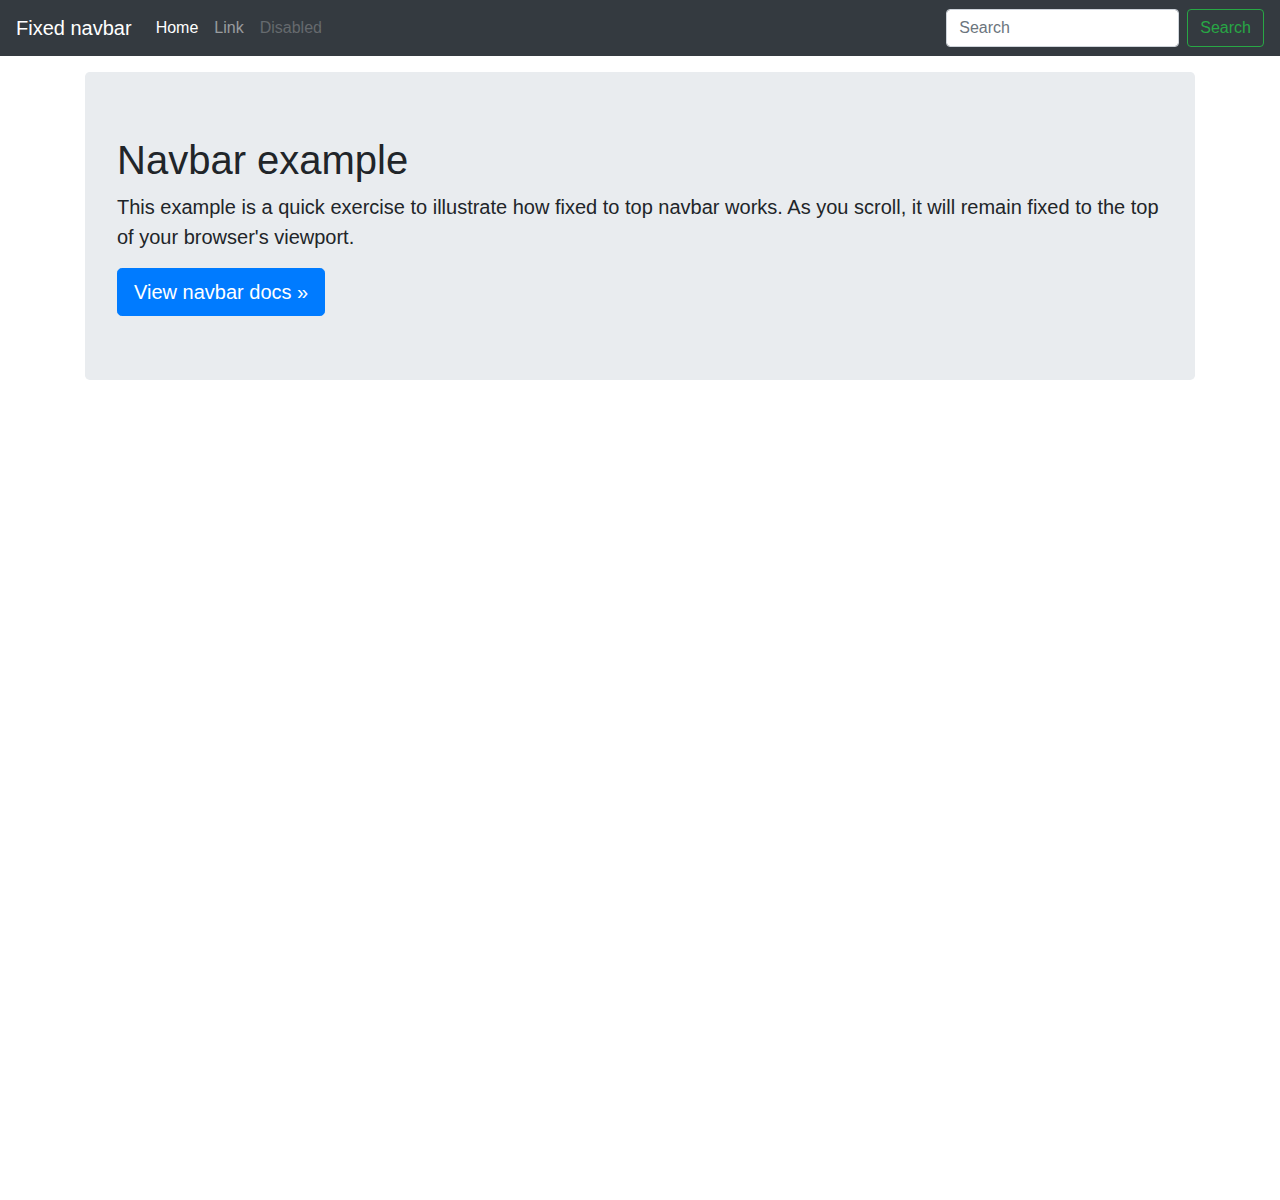
<file: scss/bootstrap-4.0.0/bootstrap-4.0.0/docs/4.0/examples/navbar-fixed/index.html>
<!doctype html>
<html lang="en">
  <head>
    <meta charset="utf-8">
    <meta name="viewport" content="width=device-width, initial-scale=1, shrink-to-fit=no">
    <meta name="description" content="">
    <meta name="author" content="">
    <link rel="icon" href="../../../../favicon.ico">

    <title>Fixed top navbar example for Bootstrap</title>

    <!-- Bootstrap core CSS -->
    <link href="../../../../dist/css/bootstrap.min.css" rel="stylesheet">

    <!-- Custom styles for this template -->
    <link href="navbar-top-fixed.css" rel="stylesheet">
  </head>

  <body>

    <nav class="navbar navbar-expand-md navbar-dark fixed-top bg-dark">
      <a class="navbar-brand" href="#">Fixed navbar</a>
      <button class="navbar-toggler" type="button" data-toggle="collapse" data-target="#navbarCollapse" aria-controls="navbarCollapse" aria-expanded="false" aria-label="Toggle navigation">
        <span class="navbar-toggler-icon"></span>
      </button>
      <div class="collapse navbar-collapse" id="navbarCollapse">
        <ul class="navbar-nav mr-auto">
          <li class="nav-item active">
            <a class="nav-link" href="#">Home <span class="sr-only">(current)</span></a>
          </li>
          <li class="nav-item">
            <a class="nav-link" href="#">Link</a>
          </li>
          <li class="nav-item">
            <a class="nav-link disabled" href="#">Disabled</a>
          </li>
        </ul>
        <form class="form-inline mt-2 mt-md-0">
          <input class="form-control mr-sm-2" type="text" placeholder="Search" aria-label="Search">
          <button class="btn btn-outline-success my-2 my-sm-0" type="submit">Search</button>
        </form>
      </div>
    </nav>

    <main role="main" class="container">
      <div class="jumbotron">
        <h1>Navbar example</h1>
        <p class="lead">This example is a quick exercise to illustrate how fixed to top navbar works. As you scroll, it will remain fixed to the top of your browser's viewport.</p>
        <a class="btn btn-lg btn-primary" href="../../components/navbar/" role="button">View navbar docs &raquo;</a>
      </div>
    </main>

    <!-- Bootstrap core JavaScript
    ================================================== -->
    <!-- Placed at the end of the document so the pages load faster -->
    <script src="https://code.jquery.com/jquery-3.2.1.slim.min.js" integrity="sha384-KJ3o2DKtIkvYIK3UENzmM7KCkRr/rE9/Qpg6aAZGJwFDMVNA/GpGFF93hXpG5KkN" crossorigin="anonymous"></script>
    <script>window.jQuery || document.write('<script src="../../../../assets/js/vendor/jquery-slim.min.js"><\/script>')</script>
    <script src="../../../../assets/js/vendor/popper.min.js"></script>
    <script src="../../../../dist/js/bootstrap.min.js"></script>
  </body>
</html>
</file>
<file: scss/bootstrap-4.0.0/bootstrap-4.0.0/docs/4.0/examples/album/album.css>
:root {
  --jumbotron-padding-y: 3rem;
}

.jumbotron {
  padding-top: var(--jumbotron-padding-y);
  padding-bottom: var(--jumbotron-padding-y);
  margin-bottom: 0;
  background-color: #fff;
}
@media (min-width: 768px) {
  .jumbotron {
    padding-top: calc(var(--jumbotron-padding-y) * 2);
    padding-bottom: calc(var(--jumbotron-padding-y) * 2);
  }
}

.jumbotron p:last-child {
  margin-bottom: 0;
}

.jumbotron-heading {
  font-weight: 300;
}

.jumbotron .container {
  max-width: 40rem;
}

footer {
  padding-top: 3rem;
  padding-bottom: 3rem;
}

footer p {
  margin-bottom: .25rem;
}

.box-shadow { box-shadow: 0 .25rem .75rem rgba(0, 0, 0, .05); }
</file>
<file: scss/bootstrap-4.0.0/bootstrap-4.0.0/docs/4.0/examples/blog/blog.css>
/* stylelint-disable selector-list-comma-newline-after */

.blog-header {
  line-height: 1;
  border-bottom: 1px solid #e5e5e5;
}

.blog-header-logo {
  font-family: "Playfair Display", Georgia, "Times New Roman", serif;
  font-size: 2.25rem;
}

.blog-header-logo:hover {
  text-decoration: none;
}

h1, h2, h3, h4, h5, h6 {
  font-family: "Playfair Display", Georgia, "Times New Roman", serif;
}

.display-4 {
  font-size: 2.5rem;
}
@media (min-width: 768px) {
  .display-4 {
    font-size: 3rem;
  }
}

.nav-scroller {
  position: relative;
  z-index: 2;
  height: 2.75rem;
  overflow-y: hidden;
}

.nav-scroller .nav {
  display: -webkit-box;
  display: -ms-flexbox;
  display: flex;
  -ms-flex-wrap: nowrap;
  flex-wrap: nowrap;
  padding-bottom: 1rem;
  margin-top: -1px;
  overflow-x: auto;
  text-align: center;
  white-space: nowrap;
  -webkit-overflow-scrolling: touch;
}

.nav-scroller .nav-link {
  padding-top: .75rem;
  padding-bottom: .75rem;
  font-size: .875rem;
}

.card-img-right {
  height: 100%;
  border-radius: 0 3px 3px 0;
}

.flex-auto {
  -ms-flex: 0 0 auto;
  -webkit-box-flex: 0;
  flex: 0 0 auto;
}

.h-250 { height: 250px; }
@media (min-width: 768px) {
  .h-md-250 { height: 250px; }
}

.border-top { border-top: 1px solid #e5e5e5; }
.border-bottom { border-bottom: 1px solid #e5e5e5; }

.box-shadow { box-shadow: 0 .25rem .75rem rgba(0, 0, 0, .05); }

/*
 * Blog name and description
 */
.blog-title {
  margin-bottom: 0;
  font-size: 2rem;
  font-weight: 400;
}
.blog-description {
  font-size: 1.1rem;
  color: #999;
}

@media (min-width: 40em) {
  .blog-title {
    font-size: 3.5rem;
  }
}

/* Pagination */
.blog-pagination {
  margin-bottom: 4rem;
}
.blog-pagination > .btn {
  border-radius: 2rem;
}

/*
 * Blog posts
 */
.blog-post {
  margin-bottom: 4rem;
}
.blog-post-title {
  margin-bottom: .25rem;
  font-size: 2.5rem;
}
.blog-post-meta {
  margin-bottom: 1.25rem;
  color: #999;
}

/*
 * Footer
 */
.blog-footer {
  padding: 2.5rem 0;
  color: #999;
  text-align: center;
  background-color: #f9f9f9;
  border-top: .05rem solid #e5e5e5;
}
.blog-footer p:last-child {
  margin-bottom: 0;
}
</file>
<file: scss/bootstrap-4.0.0/bootstrap-4.0.0/docs/4.0/examples/carousel/carousel.css>
/* GLOBAL STYLES
-------------------------------------------------- */
/* Padding below the footer and lighter body text */

body {
  padding-top: 3rem;
  padding-bottom: 3rem;
  color: #5a5a5a;
}


/* CUSTOMIZE THE CAROUSEL
-------------------------------------------------- */

/* Carousel base class */
.carousel {
  margin-bottom: 4rem;
}
/* Since positioning the image, we need to help out the caption */
.carousel-caption {
  bottom: 3rem;
  z-index: 10;
}

/* Declare heights because of positioning of img element */
.carousel-item {
  height: 32rem;
  background-color: #777;
}
.carousel-item > img {
  position: absolute;
  top: 0;
  left: 0;
  min-width: 100%;
  height: 32rem;
}


/* MARKETING CONTENT
-------------------------------------------------- */

/* Center align the text within the three columns below the carousel */
.marketing .col-lg-4 {
  margin-bottom: 1.5rem;
  text-align: center;
}
.marketing h2 {
  font-weight: 400;
}
.marketing .col-lg-4 p {
  margin-right: .75rem;
  margin-left: .75rem;
}


/* Featurettes
------------------------- */

.featurette-divider {
  margin: 5rem 0; /* Space out the Bootstrap <hr> more */
}

/* Thin out the marketing headings */
.featurette-heading {
  font-weight: 300;
  line-height: 1;
  letter-spacing: -.05rem;
}


/* RESPONSIVE CSS
-------------------------------------------------- */

@media (min-width: 40em) {
  /* Bump up size of carousel content */
  .carousel-caption p {
    margin-bottom: 1.25rem;
    font-size: 1.25rem;
    line-height: 1.4;
  }

  .featurette-heading {
    font-size: 50px;
  }
}

@media (min-width: 62em) {
  .featurette-heading {
    margin-top: 7rem;
  }
}
</file>
<file: scss/bootstrap-4.0.0/bootstrap-4.0.0/docs/4.0/examples/cover/cover.css>
/*
 * Globals
 */

/* Links */
a,
a:focus,
a:hover {
  color: #fff;
}

/* Custom default button */
.btn-secondary,
.btn-secondary:hover,
.btn-secondary:focus {
  color: #333;
  text-shadow: none; /* Prevent inheritance from `body` */
  background-color: #fff;
  border: .05rem solid #fff;
}


/*
 * Base structure
 */

html,
body {
  height: 100%;
  background-color: #333;
}

body {
  display: -ms-flexbox;
  display: -webkit-box;
  display: flex;
  -ms-flex-pack: center;
  -webkit-box-pack: center;
  justify-content: center;
  color: #fff;
  text-shadow: 0 .05rem .1rem rgba(0, 0, 0, .5);
  box-shadow: inset 0 0 5rem rgba(0, 0, 0, .5);
}

.cover-container {
  max-width: 42em;
}


/*
 * Header
 */
.masthead {
  margin-bottom: 2rem;
}

.masthead-brand {
  margin-bottom: 0;
}

.nav-masthead .nav-link {
  padding: .25rem 0;
  font-weight: 700;
  color: rgba(255, 255, 255, .5);
  background-color: transparent;
  border-bottom: .25rem solid transparent;
}

.nav-masthead .nav-link:hover,
.nav-masthead .nav-link:focus {
  border-bottom-color: rgba(255, 255, 255, .25);
}

.nav-masthead .nav-link + .nav-link {
  margin-left: 1rem;
}

.nav-masthead .active {
  color: #fff;
  border-bottom-color: #fff;
}

@media (min-width: 48em) {
  .masthead-brand {
    float: left;
  }
  .nav-masthead {
    float: right;
  }
}


/*
 * Cover
 */
.cover {
  padding: 0 1.5rem;
}
.cover .btn-lg {
  padding: .75rem 1.25rem;
  font-weight: 700;
}


/*
 * Footer
 */
.mastfoot {
  color: rgba(255, 255, 255, .5);
}
</file>
<file: scss/bootstrap-4.0.0/bootstrap-4.0.0/docs/4.0/examples/grid/grid.css>
body {
  padding-top: 2rem;
  padding-bottom: 2rem;
}

h3 {
  margin-top: 2rem;
}

.row {
  margin-bottom: 1rem;
}
.row .row {
  margin-top: 1rem;
  margin-bottom: 0;
}
[class*="col-"] {
  padding-top: 1rem;
  padding-bottom: 1rem;
  background-color: rgba(86, 61, 124, .15);
  border: 1px solid rgba(86, 61, 124, .2);
}

hr {
  margin-top: 2rem;
  margin-bottom: 2rem;
}
</file>
<file: scss/bootstrap-4.0.0/bootstrap-4.0.0/docs/4.0/examples/jumbotron/jumbotron.css>
/* Move down content because we have a fixed navbar that is 3.5rem tall */
body {
  padding-top: 3.5rem;
}
</file>
<file: scss/bootstrap-4.0.0/bootstrap-4.0.0/docs/4.0/examples/navbar-fixed/navbar-top-fixed.css>
/* Show it is fixed to the top */
body {
  min-height: 75rem;
  padding-top: 4.5rem;
}
</file>
<file: scss/bootstrap-4.0.0/bootstrap-4.0.0/js/tests/vendor/qunit.css>
/*!
 * QUnit 2.4.1
 * https://qunitjs.com/
 *
 * Copyright jQuery Foundation and other contributors
 * Released under the MIT license
 * https://jquery.org/license
 *
 * Date: 2017-10-22T05:12Z
 */

/** Font Family and Sizes */

#qunit-tests, #qunit-header, #qunit-banner, #qunit-testrunner-toolbar, #qunit-filteredTest, #qunit-userAgent, #qunit-testresult {
	font-family: "Helvetica Neue Light", "HelveticaNeue-Light", "Helvetica Neue", Calibri, Helvetica, Arial, sans-serif;
}

#qunit-testrunner-toolbar, #qunit-filteredTest, #qunit-userAgent, #qunit-testresult, #qunit-tests li { font-size: small; }
#qunit-tests { font-size: smaller; }


/** Resets */

#qunit-tests, #qunit-header, #qunit-banner, #qunit-filteredTest, #qunit-userAgent, #qunit-testresult, #qunit-modulefilter {
	margin: 0;
	padding: 0;
}


/** Header (excluding toolbar) */

#qunit-header {
	padding: 0.5em 0 0.5em 1em;

	color: #8699A4;
	background-color: #0D3349;

	font-size: 1.5em;
	line-height: 1em;
	font-weight: 400;

	border-radius: 5px 5px 0 0;
}

#qunit-header a {
	text-decoration: none;
	color: #C2CCD1;
}

#qunit-header a:hover,
#qunit-header a:focus {
	color: #FFF;
}

#qunit-banner {
	height: 5px;
}

#qunit-filteredTest {
	padding: 0.5em 1em 0.5em 1em;
	color: #366097;
	background-color: #F4FF77;
}

#qunit-userAgent {
	padding: 0.5em 1em 0.5em 1em;
	color: #FFF;
	background-color: #2B81AF;
	text-shadow: rgba(0, 0, 0, 0.5) 2px 2px 1px;
}


/** Toolbar */

#qunit-testrunner-toolbar {
	padding: 0.5em 1em 0.5em 1em;
	color: #5E740B;
	background-color: #EEE;
}

#qunit-testrunner-toolbar .clearfix {
	height: 0;
	clear: both;
}

#qunit-testrunner-toolbar label {
	display: inline-block;
}

#qunit-testrunner-toolbar input[type=checkbox],
#qunit-testrunner-toolbar input[type=radio] {
	margin: 3px;
	vertical-align: -2px;
}

#qunit-testrunner-toolbar input[type=text] {
	box-sizing: border-box;
	height: 1.6em;
}

.qunit-url-config,
.qunit-filter,
#qunit-modulefilter {
	display: inline-block;
	line-height: 2.1em;
}

.qunit-filter,
#qunit-modulefilter {
	float: right;
	position: relative;
	margin-left: 1em;
}

.qunit-url-config label {
	margin-right: 0.5em;
}

#qunit-modulefilter-search {
	box-sizing: border-box;
	width: 400px;
}

#qunit-modulefilter-search-container:after {
	position: absolute;
	right: 0.3em;
	content: "\25bc";
	color: black;
}

#qunit-modulefilter-dropdown {
	/* align with #qunit-modulefilter-search */
	box-sizing: border-box;
	width: 400px;
	position: absolute;
	right: 0;
	top: 50%;
	margin-top: 0.8em;

	border: 1px solid #D3D3D3;
	border-top: none;
	border-radius: 0 0 .25em .25em;
	color: #000;
	background-color: #F5F5F5;
	z-index: 99;
}

#qunit-modulefilter-dropdown a {
	color: inherit;
	text-decoration: none;
}

#qunit-modulefilter-dropdown .clickable.checked {
	font-weight: bold;
	color: #000;
	background-color: #D2E0E6;
}

#qunit-modulefilter-dropdown .clickable:hover {
	color: #FFF;
	background-color: #0D3349;
}

#qunit-modulefilter-actions {
	display: block;
	overflow: auto;

	/* align with #qunit-modulefilter-dropdown-list */
	font: smaller/1.5em sans-serif;
}

#qunit-modulefilter-dropdown #qunit-modulefilter-actions > * {
	box-sizing: border-box;
	max-height: 2.8em;
	display: block;
	padding: 0.4em;
}

#qunit-modulefilter-dropdown #qunit-modulefilter-actions > button {
	float: right;
	font: inherit;
}

#qunit-modulefilter-dropdown #qunit-modulefilter-actions > :last-child {
	/* insert padding to align with checkbox margins */
	padding-left: 3px;
}

#qunit-modulefilter-dropdown-list {
	max-height: 200px;
	overflow-y: auto;
	margin: 0;
	border-top: 2px groove threedhighlight;
	padding: 0.4em 0 0;
	font: smaller/1.5em sans-serif;
}

#qunit-modulefilter-dropdown-list li {
	white-space: nowrap;
	overflow: hidden;
	text-overflow: ellipsis;
}

#qunit-modulefilter-dropdown-list .clickable {
	display: block;
	padding-left: 0.15em;
}


/** Tests: Pass/Fail */

#qunit-tests {
	list-style-position: inside;
}

#qunit-tests li {
	padding: 0.4em 1em 0.4em 1em;
	border-bottom: 1px solid #FFF;
	list-style-position: inside;
}

#qunit-tests > li {
	display: none;
}

#qunit-tests li.running,
#qunit-tests li.pass,
#qunit-tests li.fail,
#qunit-tests li.skipped,
#qunit-tests li.aborted {
	display: list-item;
}

#qunit-tests.hidepass {
	position: relative;
}

#qunit-tests.hidepass li.running,
#qunit-tests.hidepass li.pass:not(.todo) {
	visibility: hidden;
	position: absolute;
	width:   0;
	height:  0;
	padding: 0;
	border:  0;
	margin:  0;
}

#qunit-tests li strong {
	cursor: pointer;
}

#qunit-tests li.skipped strong {
	cursor: default;
}

#qunit-tests li a {
	padding: 0.5em;
	color: #C2CCD1;
	text-decoration: none;
}

#qunit-tests li p a {
	padding: 0.25em;
	color: #6B6464;
}
#qunit-tests li a:hover,
#qunit-tests li a:focus {
	color: #000;
}

#qunit-tests li .runtime {
	float: right;
	font-size: smaller;
}

.qunit-assert-list {
	margin-top: 0.5em;
	padding: 0.5em;

	background-color: #FFF;

	border-radius: 5px;
}

.qunit-source {
	margin: 0.6em 0 0.3em;
}

.qunit-collapsed {
	display: none;
}

#qunit-tests table {
	border-collapse: collapse;
	margin-top: 0.2em;
}

#qunit-tests th {
	text-align: right;
	vertical-align: top;
	padding: 0 0.5em 0 0;
}

#qunit-tests td {
	vertical-align: top;
}

#qunit-tests pre {
	margin: 0;
	white-space: pre-wrap;
	word-wrap: break-word;
}

#qunit-tests del {
	color: #374E0C;
	background-color: #E0F2BE;
	text-decoration: none;
}

#qunit-tests ins {
	color: #500;
	background-color: #FFCACA;
	text-decoration: none;
}

/*** Test Counts */

#qunit-tests b.counts                       { color: #000; }
#qunit-tests b.passed                       { color: #5E740B; }
#qunit-tests b.failed                       { color: #710909; }

#qunit-tests li li {
	padding: 5px;
	background-color: #FFF;
	border-bottom: none;
	list-style-position: inside;
}

/*** Passing Styles */

#qunit-tests li li.pass {
	color: #3C510C;
	background-color: #FFF;
	border-left: 10px solid #C6E746;
}

#qunit-tests .pass                          { color: #528CE0; background-color: #D2E0E6; }
#qunit-tests .pass .test-name               { color: #366097; }

#qunit-tests .pass .test-actual,
#qunit-tests .pass .test-expected           { color: #999; }

#qunit-banner.qunit-pass                    { background-color: #C6E746; }

/*** Failing Styles */

#qunit-tests li li.fail {
	color: #710909;
	background-color: #FFF;
	border-left: 10px solid #EE5757;
	white-space: pre;
}

#qunit-tests > li:last-child {
	border-radius: 0 0 5px 5px;
}

#qunit-tests .fail                          { color: #000; background-color: #EE5757; }
#qunit-tests .fail .test-name,
#qunit-tests .fail .module-name             { color: #000; }

#qunit-tests .fail .test-actual             { color: #EE5757; }
#qunit-tests .fail .test-expected           { color: #008000; }

#qunit-banner.qunit-fail                    { background-color: #EE5757; }


/*** Aborted tests */
#qunit-tests .aborted { color: #000; background-color: orange; }
/*** Skipped tests */

#qunit-tests .skipped {
	background-color: #EBECE9;
}

#qunit-tests .qunit-todo-label,
#qunit-tests .qunit-skipped-label {
	background-color: #F4FF77;
	display: inline-block;
	font-style: normal;
	color: #366097;
	line-height: 1.8em;
	padding: 0 0.5em;
	margin: -0.4em 0.4em -0.4em 0;
}

#qunit-tests .qunit-todo-label {
	background-color: #EEE;
}

/** Result */

#qunit-testresult {
	color: #2B81AF;
	background-color: #D2E0E6;

	border-bottom: 1px solid #FFF;
}
#qunit-testresult .clearfix {
	height: 0;
	clear: both;
}
#qunit-testresult .module-name {
	font-weight: 700;
}
#qunit-testresult-display {
	padding: 0.5em 1em 0.5em 1em;
	width: 85%;
	float:left;
}
#qunit-testresult-controls {
	padding: 0.5em 1em 0.5em 1em;
  width: 10%;
	float:left;
}

/** Fixture */

#qunit-fixture {
	position: absolute;
	top: -10000px;
	left: -10000px;
	width: 1000px;
	height: 1000px;
}
</file>
